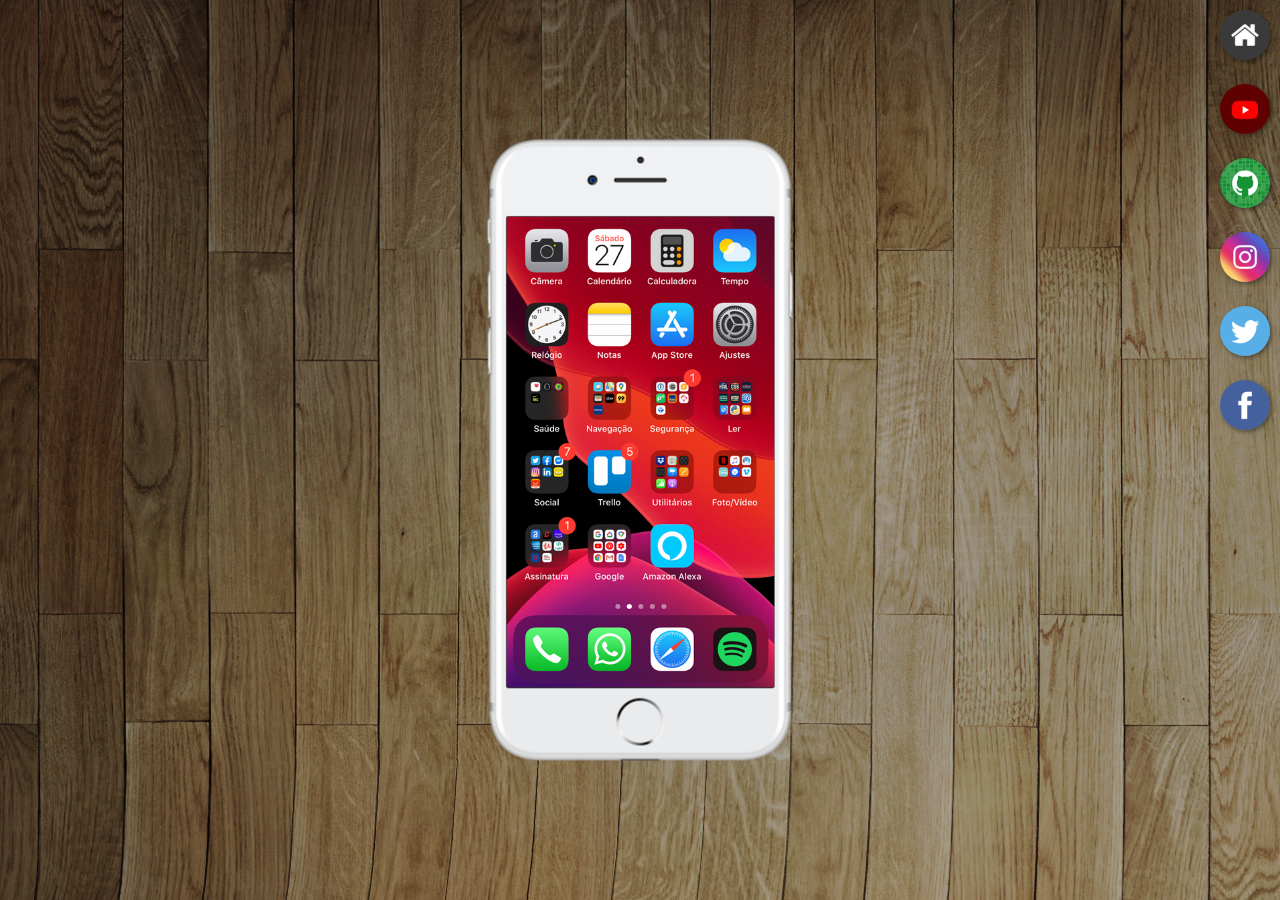
<file: templates/index.html>
<!DOCTYPE html>
<html lang="pt-br">
<head>
    <meta charset="UTF-8">
    <meta http-equiv="X-UA-Compatible" content="IE=edge">
    <meta name="viewport" content="width=device-width, initial-scale=1.0">
    <title>Prjeto Redes Sociais</title>
    <link rel="shortcut icon" href="../favicon.ico" type="image/x-icon">
    <link rel="stylesheet" href="../estilos/css/style.css">

</head>
<body>
    <main>
        <section id="telefone">
            <iframe 
                src="home.html"
                name="tela"
                id="tela" 
                frameborder="0">
                Seu navegador não é compatível com esta funcionalidade.
            </iframe>
        </section>
        <section id="redes-sociais">
            <a href="home.html" target="tela"><img src="../imagens/logo-home.jpg" alt="Home"></a><br>
            <a href="youtube.html" target="tela"><img src="../imagens/logo-youtube.jpg" alt="Youtube"></a><br>
            <a href="github.html" target="tela"><img src="../imagens/logo-github.jpg" alt="GitHub"></a><br>
            <a href="instagram.html" target="tela"><img src="../imagens/logo-instagram.jpg" alt="Instagram"></a><br>
            <a href="twitter.html" target="tela"><img src="../imagens/logo-twitter.jpg" alt="Twitter"></a><br>
            <a href="facebook.html" target="tela"><img src="../imagens/logo-facebook.jpg" alt="Facebook"></a><br>
        </section>
    </main>
</body>
</html>
</file>
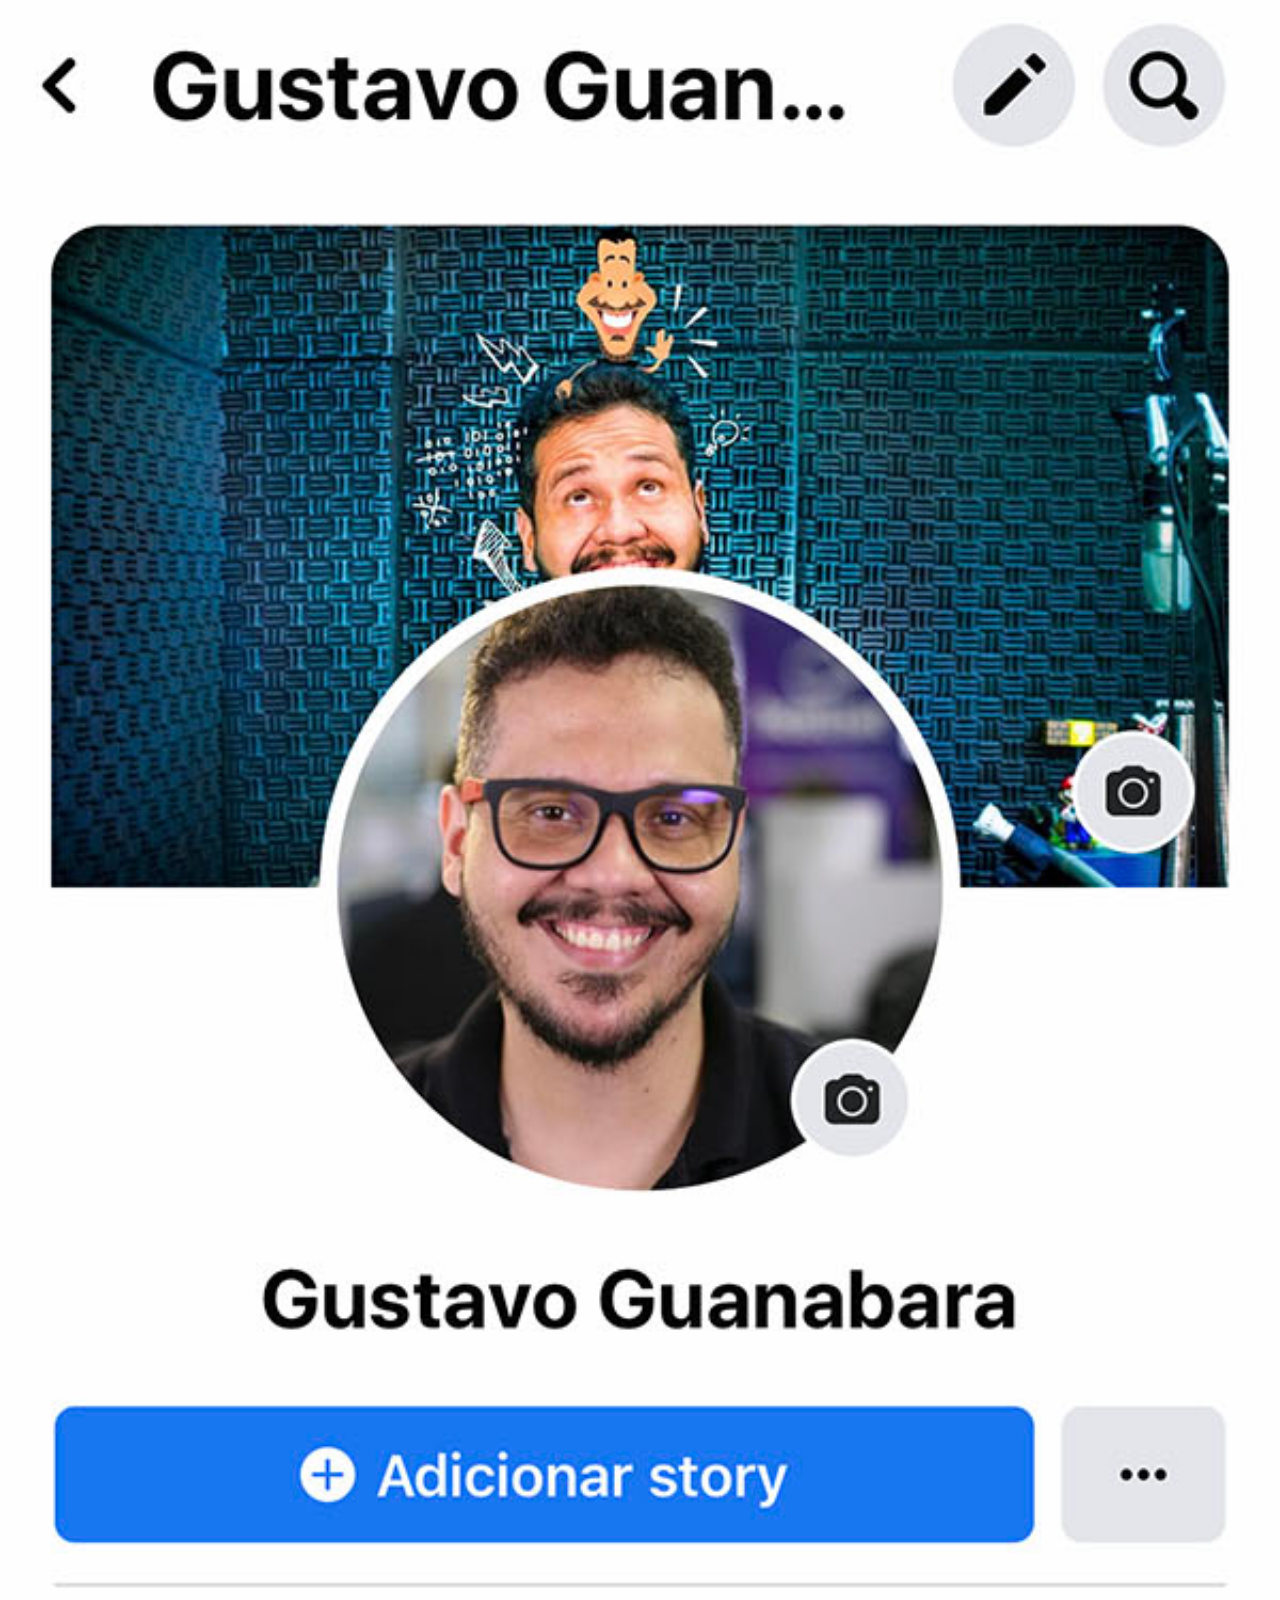
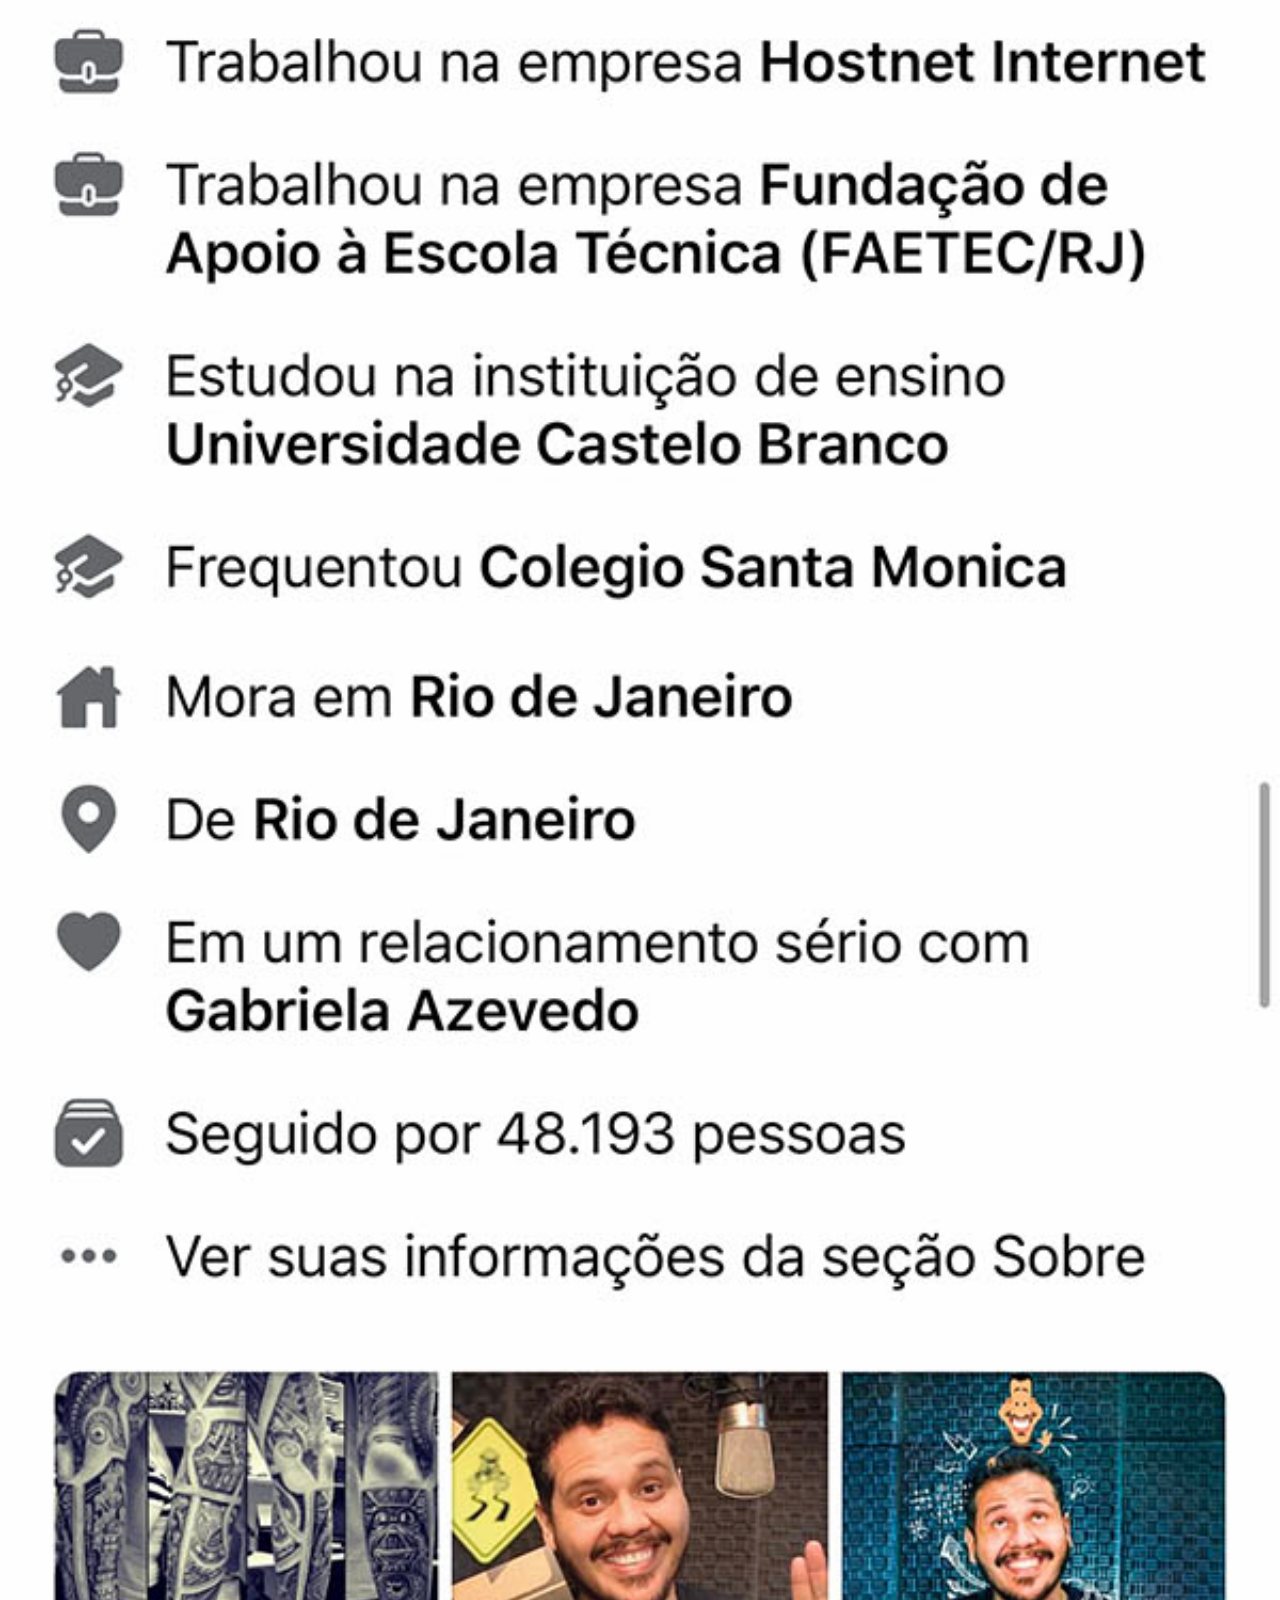
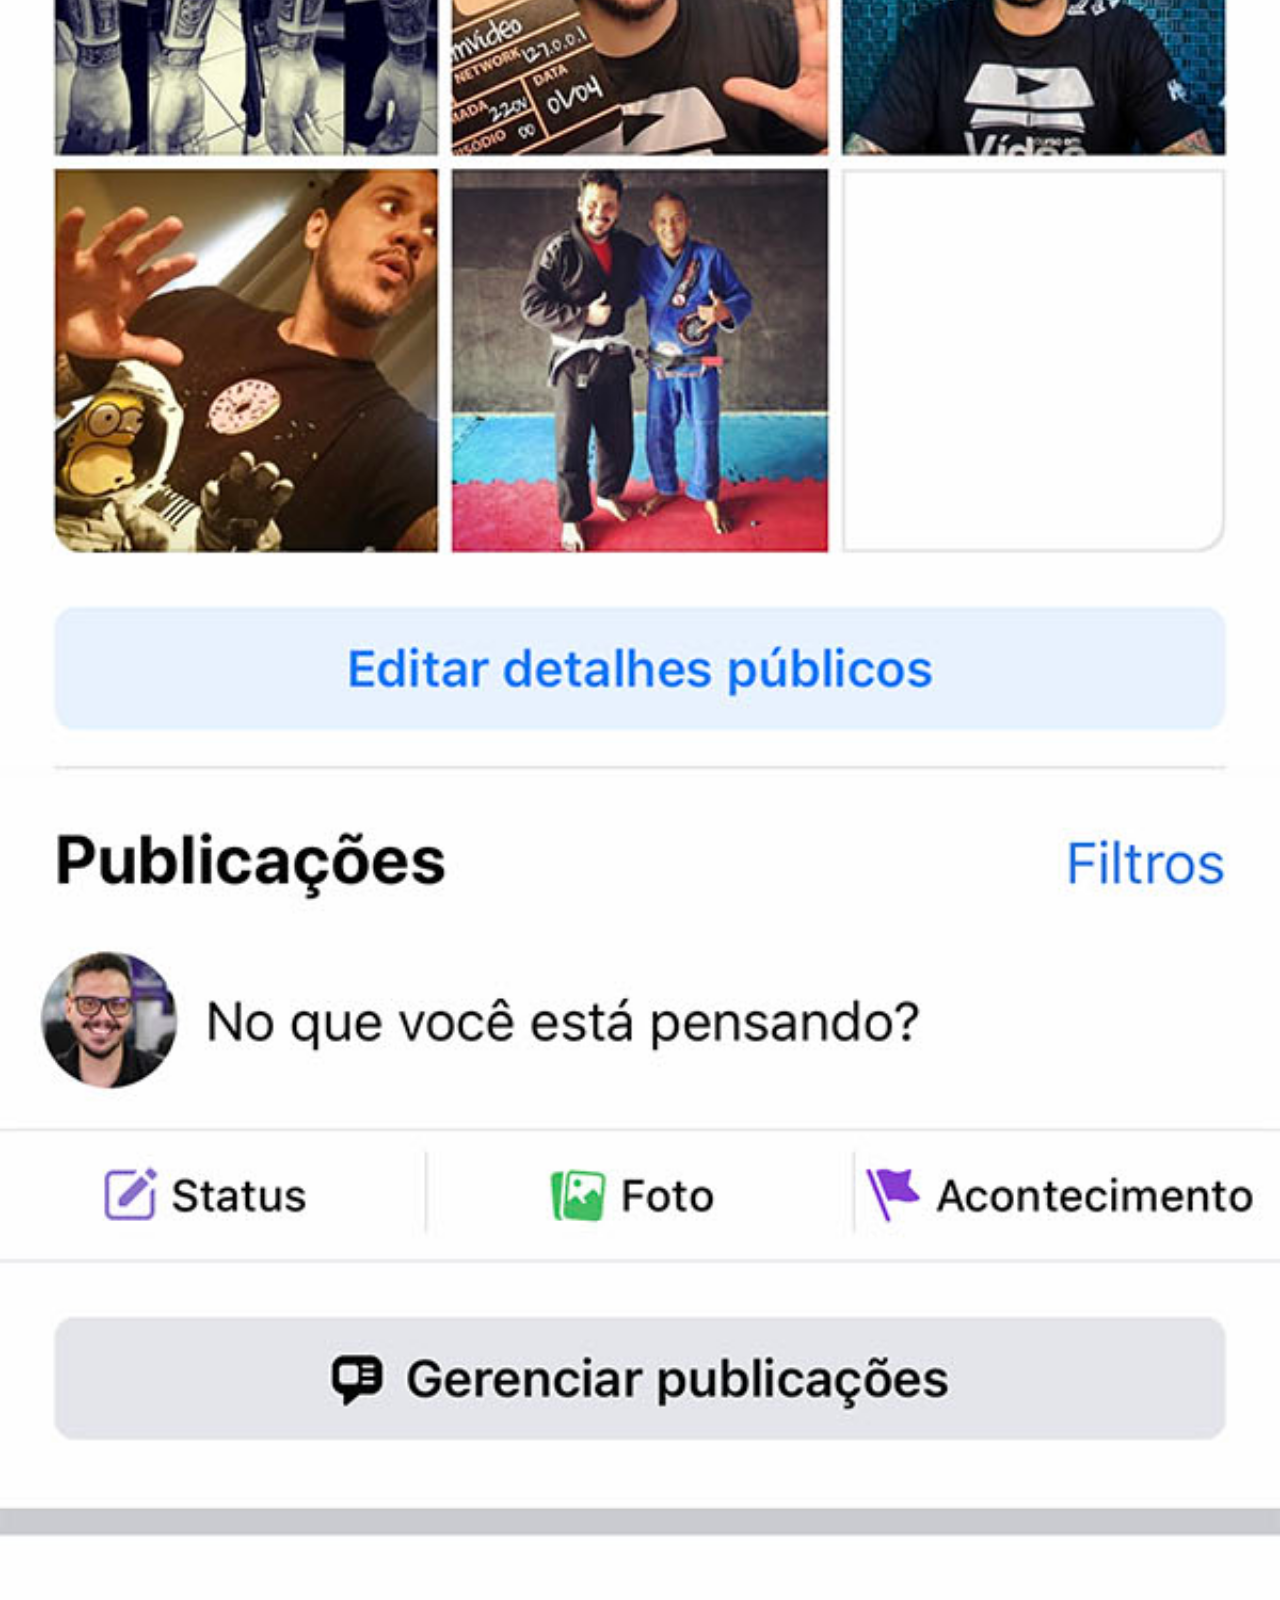
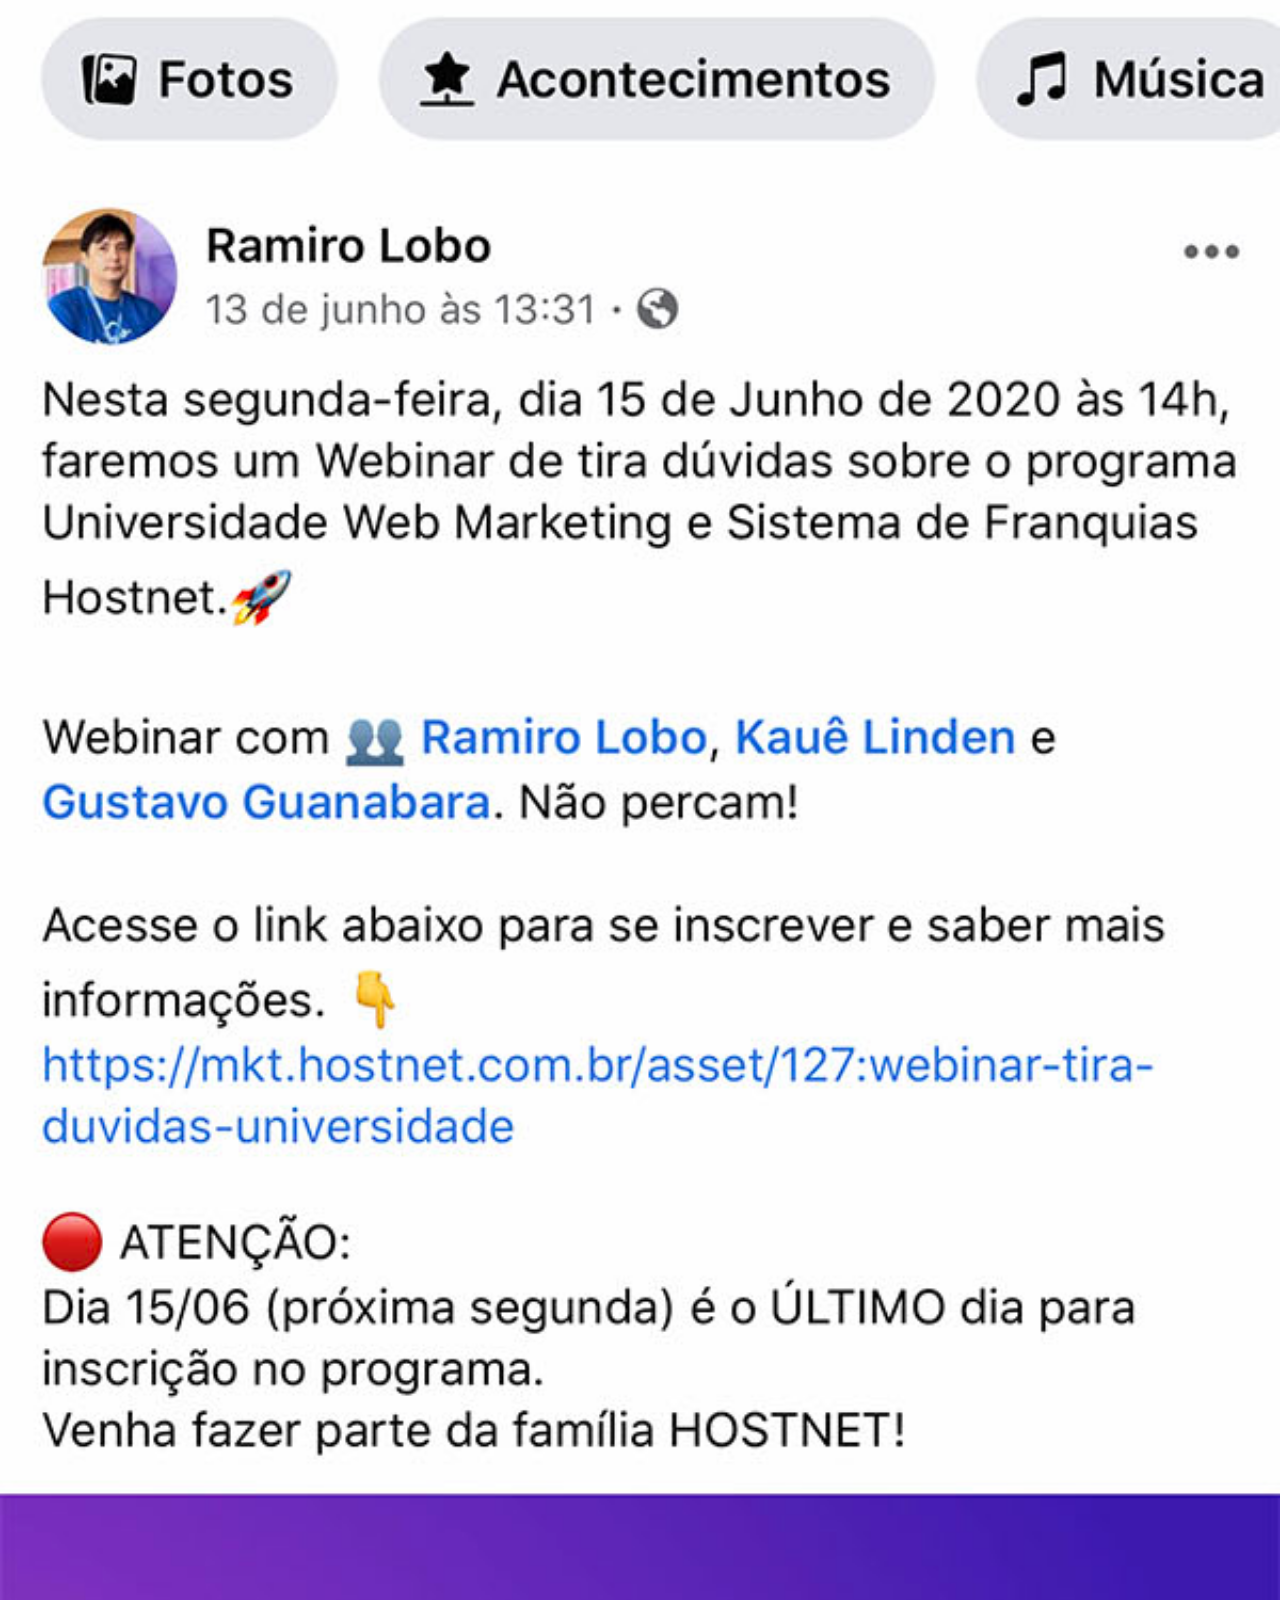
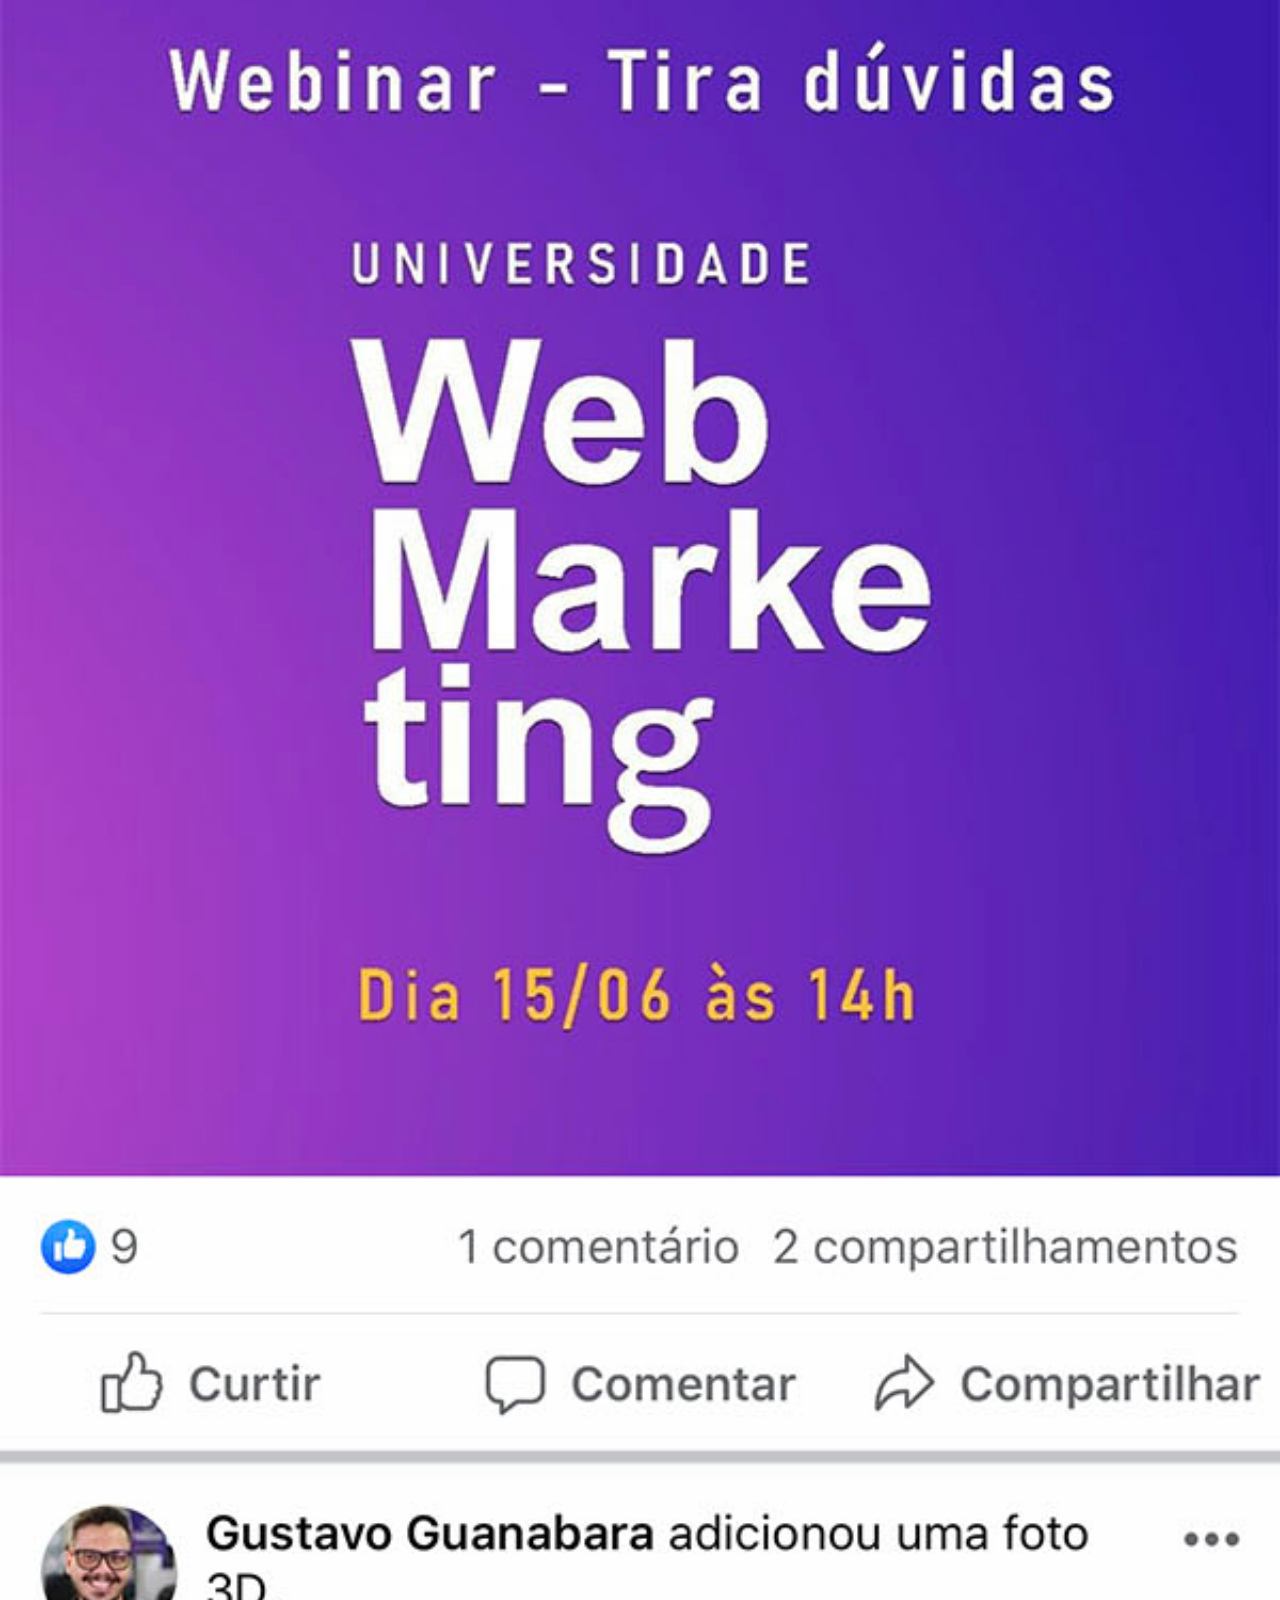
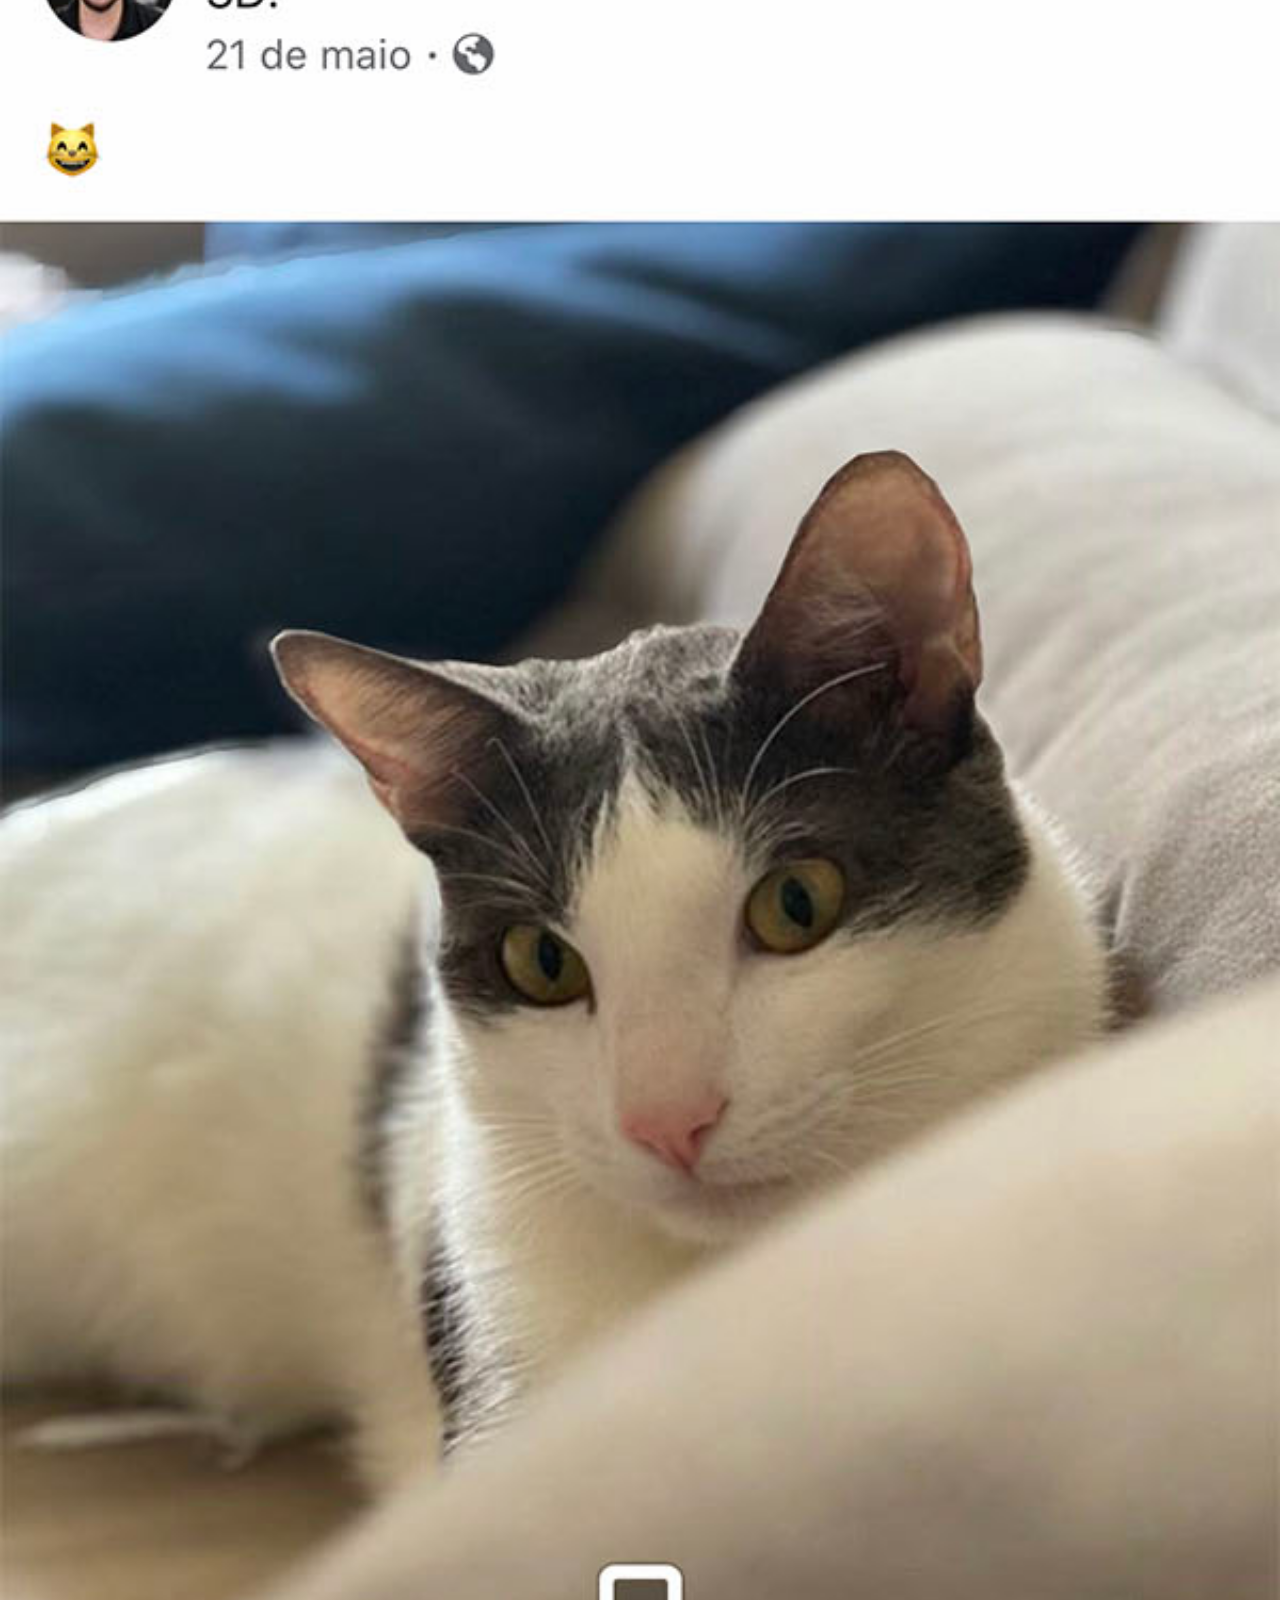
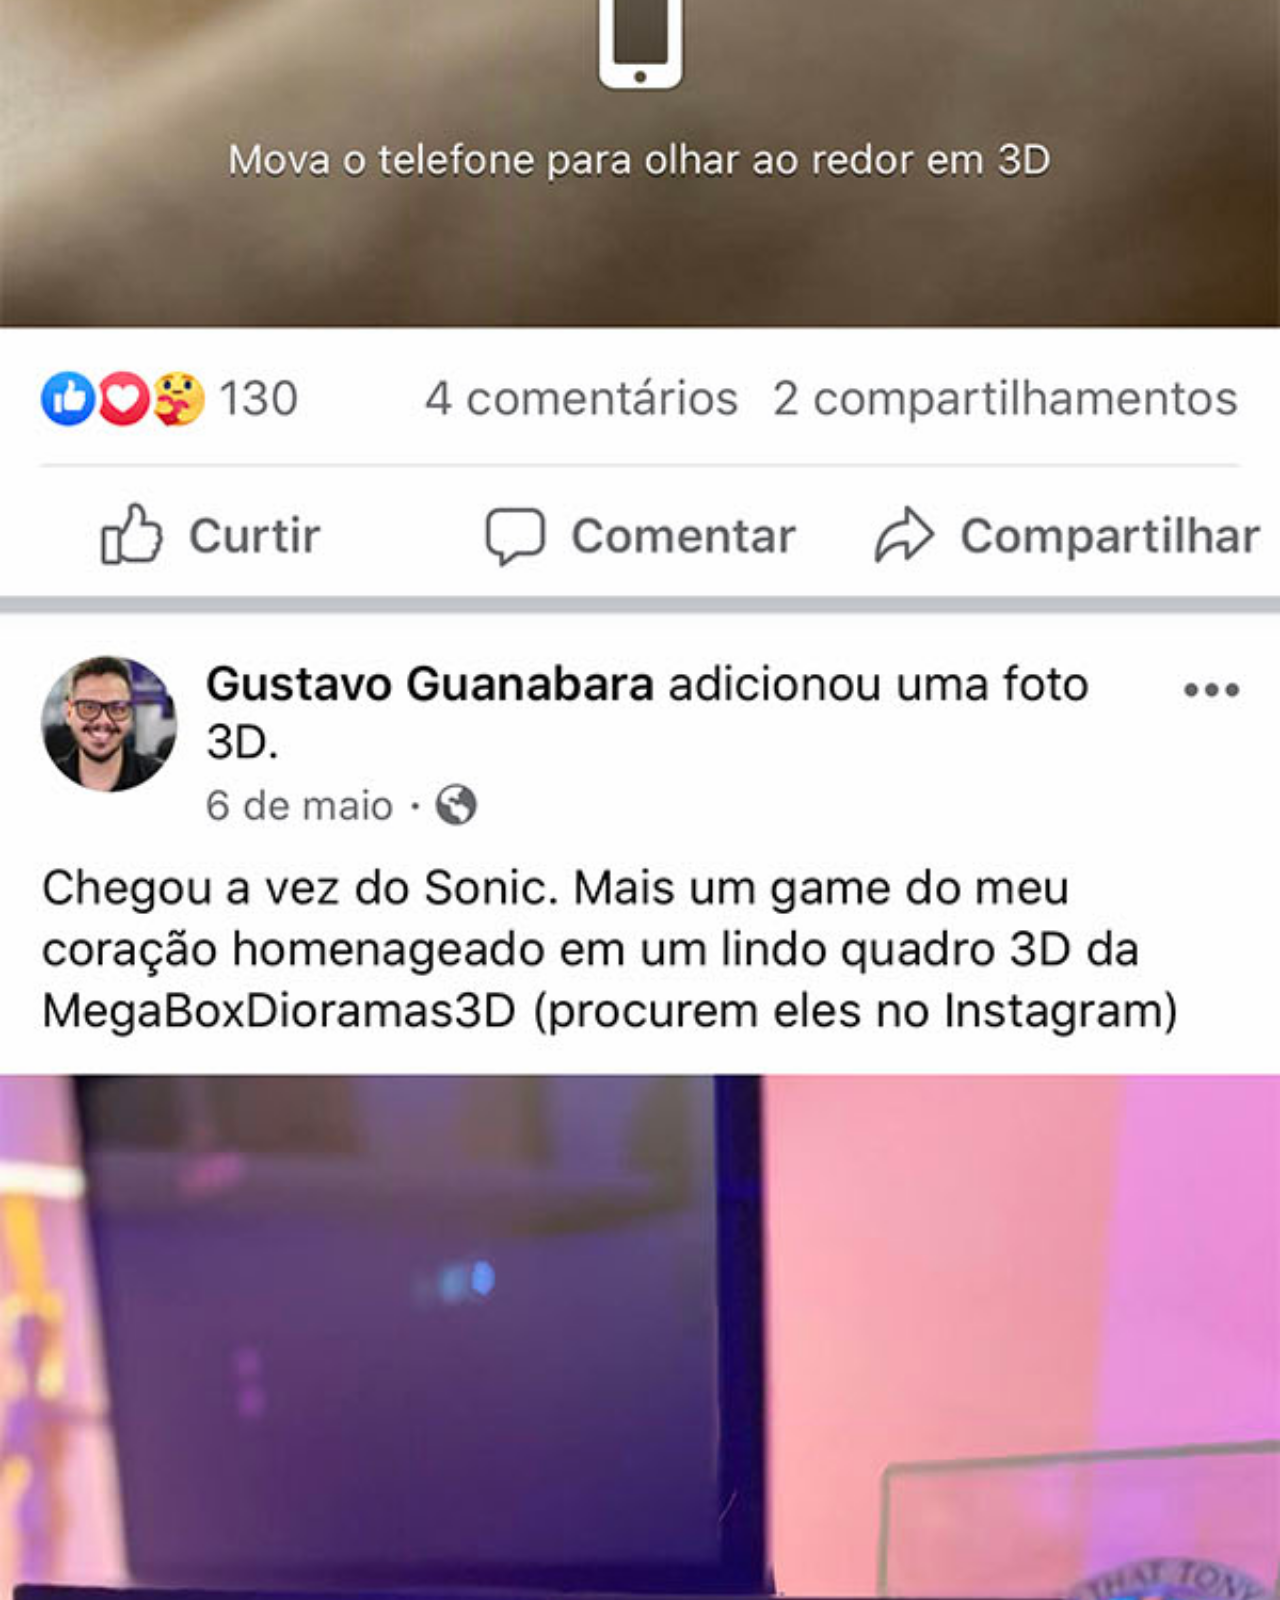
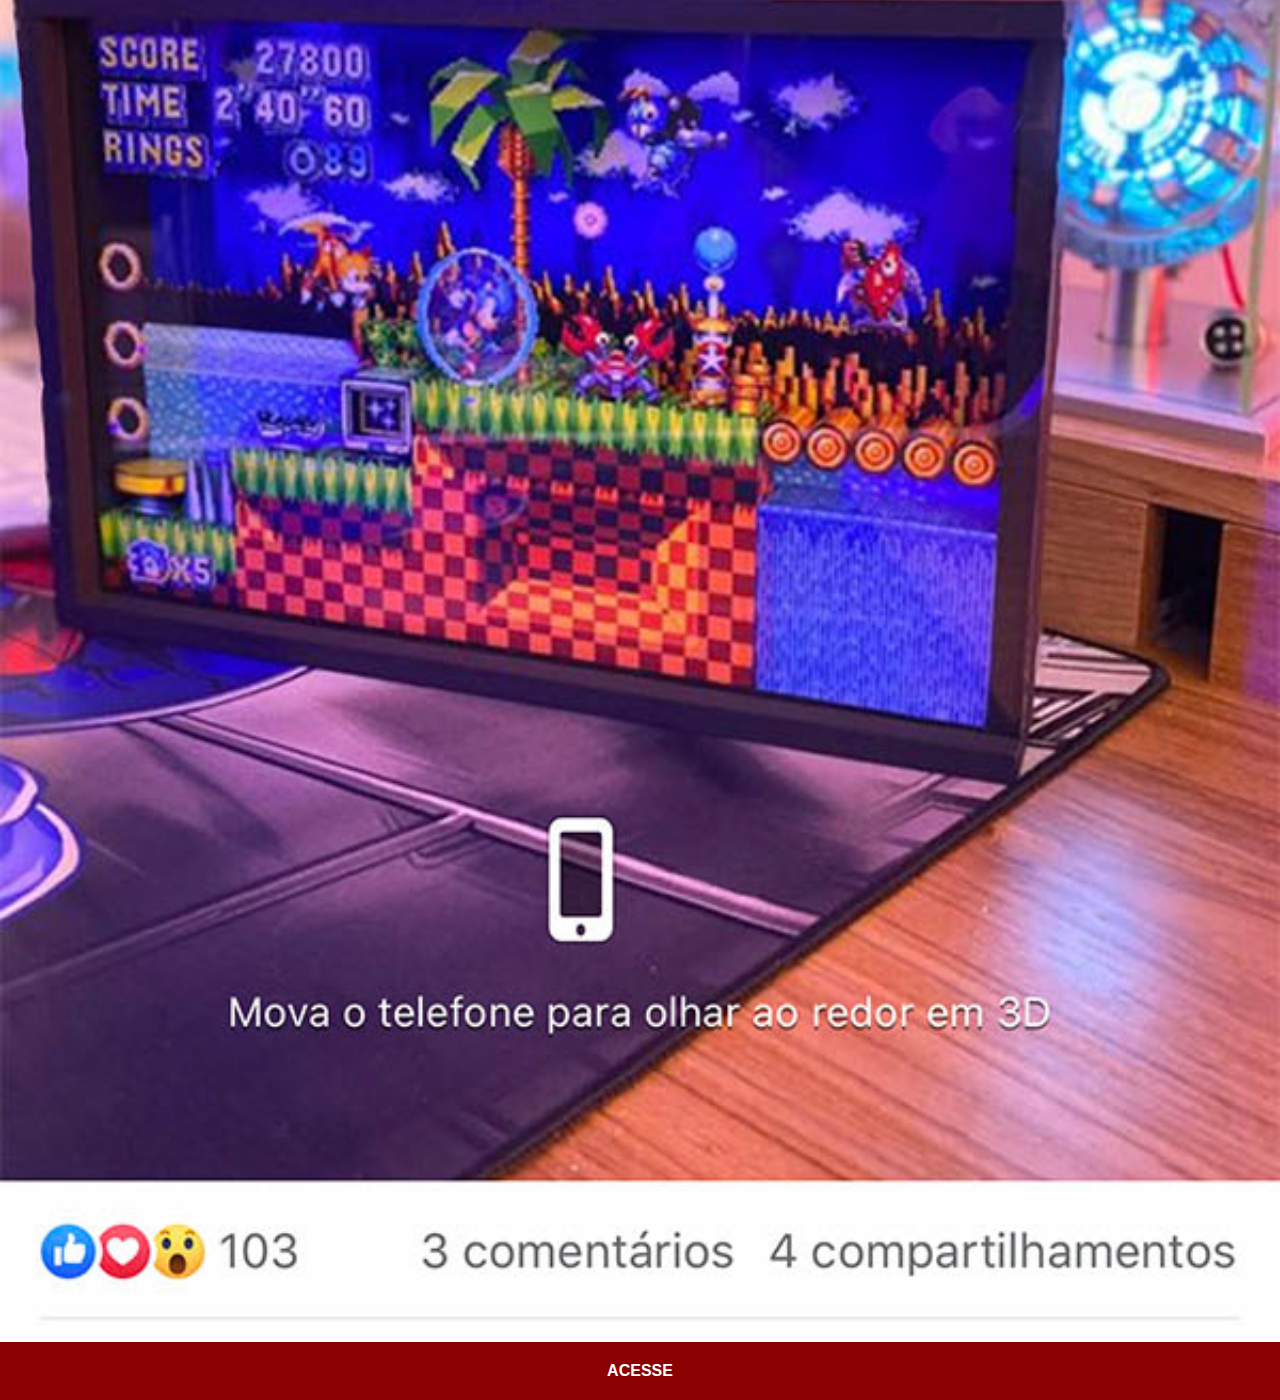
<file: templates/facebook.html>
<!DOCTYPE html>
<html lang="pt-br">
<head>
    <meta charset="UTF-8">
    <meta http-equiv="X-UA-Compatible" content="IE=edge">
    <meta name="viewport" content="width=device-width, initial-scale=1.0">
    <title>Facebook</title>
    <link rel="stylesheet" href="../estilos/css/social.css">
</head>
<body>
    <img src="../imagens/tela-facebook.jpg" alt="github">
    <a href="https://m.facebook.com/profile.php?eav=AfZhkgab1Fa9E1WDtrHTLCWgsSBdL79UUicUa-z7jzaCyY_NzyTdk4mF7T0RIgNcxWw&paipv=0" target="_blank"> ACESSE</a>
</body>
</html>
</file>
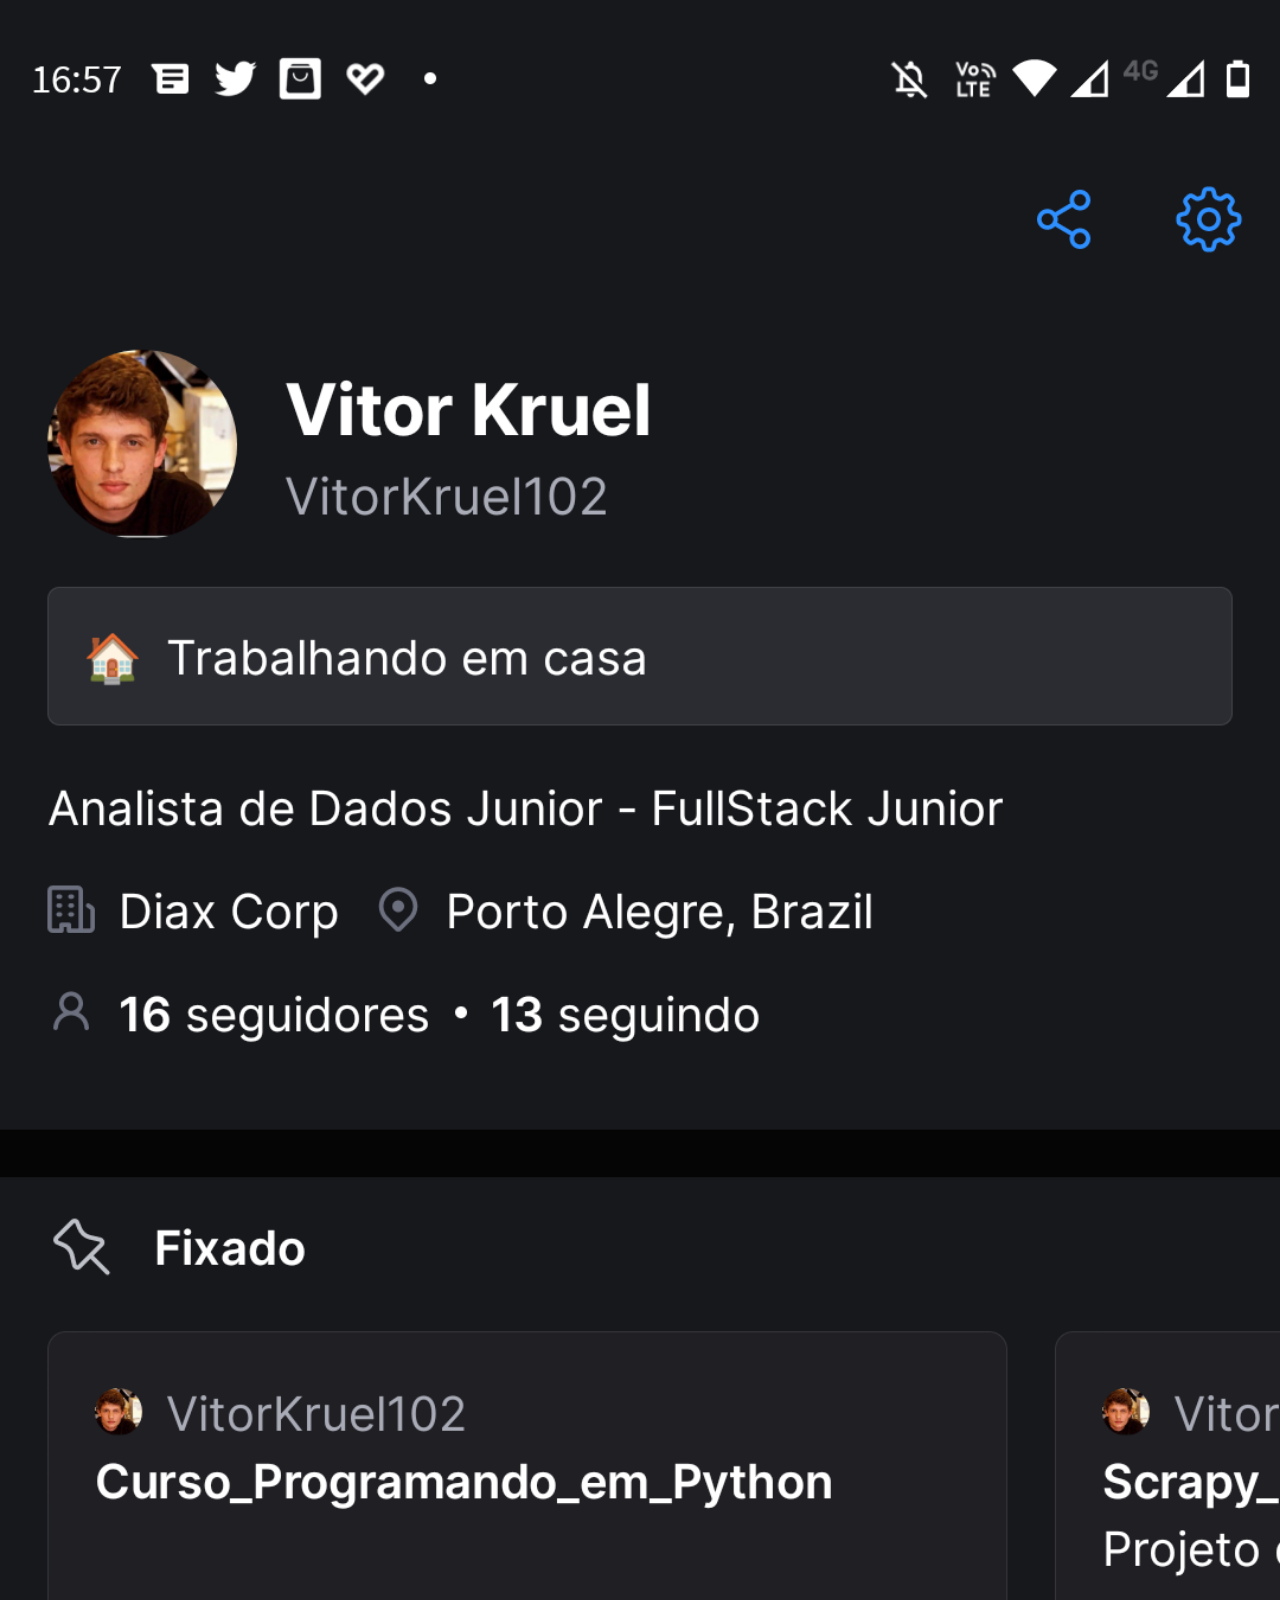
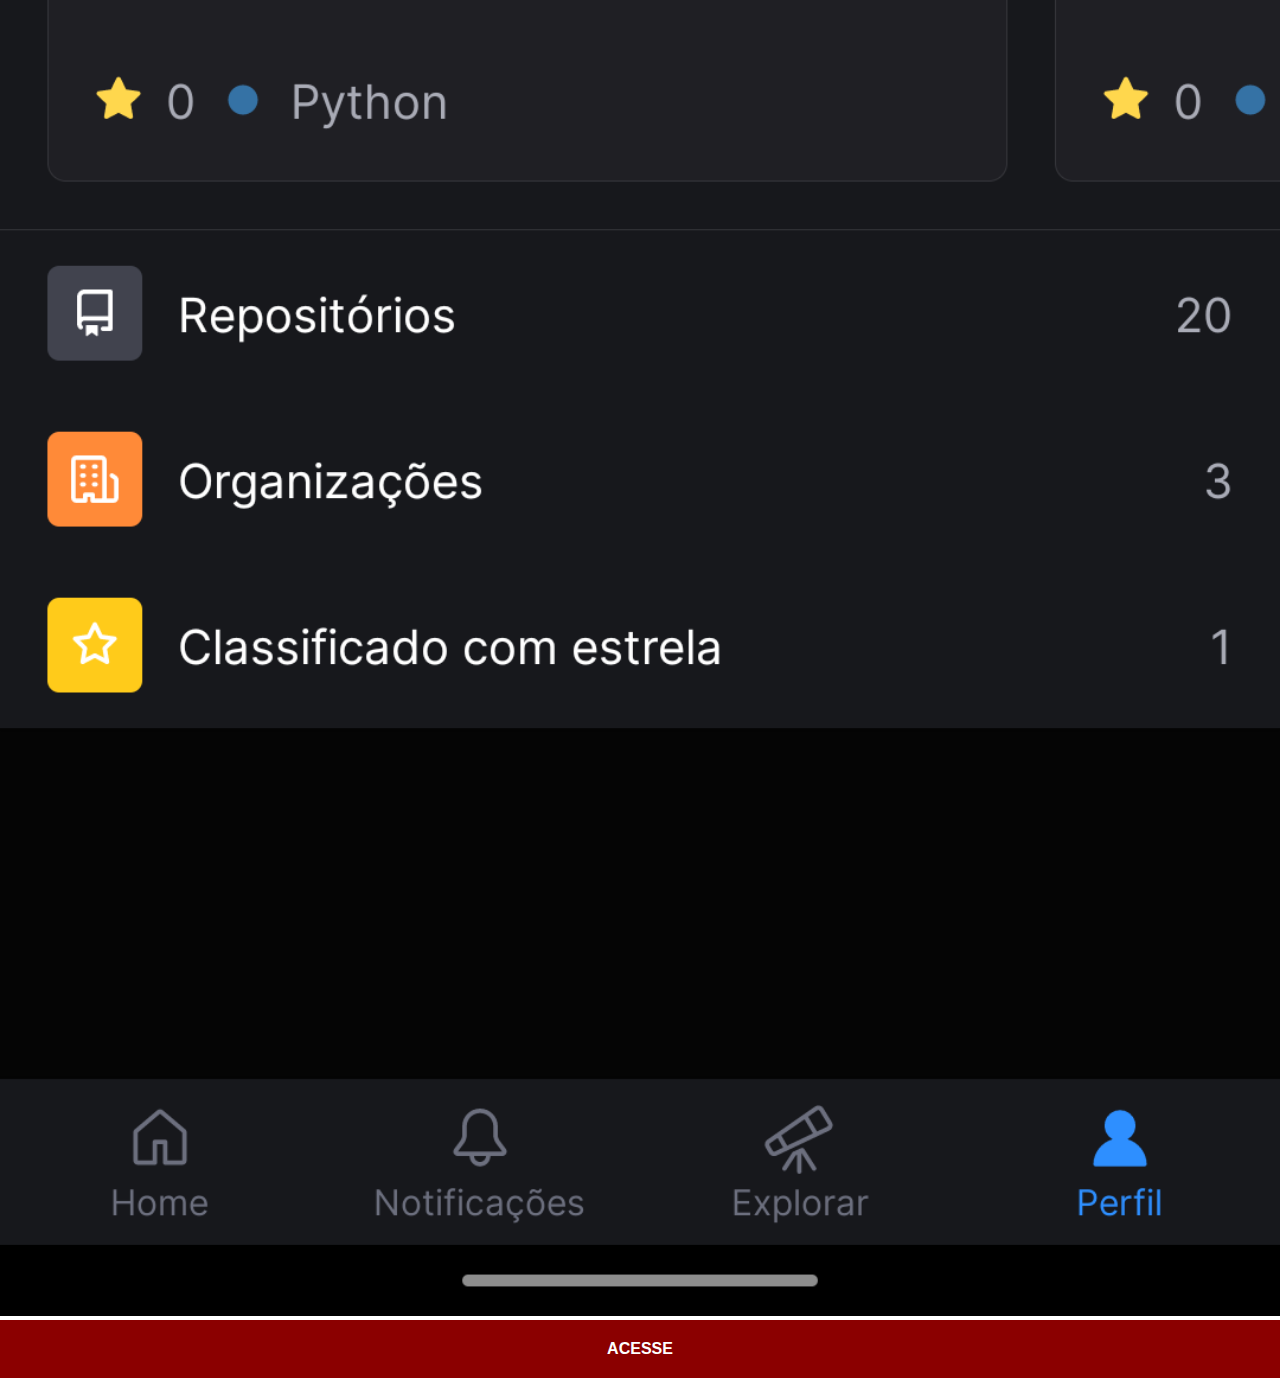
<file: templates/github.html>
<!DOCTYPE html>
<html lang="pt-br">
<head>
    <meta charset="UTF-8">
    <meta http-equiv="X-UA-Compatible" content="IE=edge">
    <meta name="viewport" content="width=device-width, initial-scale=1.0">
    <title>GitHub</title>
    <link rel="stylesheet" href="../estilos/css/social.css">
</head>
<body>
    <img src="../imagens/tela-github.jpg" alt="github">
    <a href="https://github.com/VitorKruel102" target="_blank"> ACESSE</a>
</body>
</html>
</file>
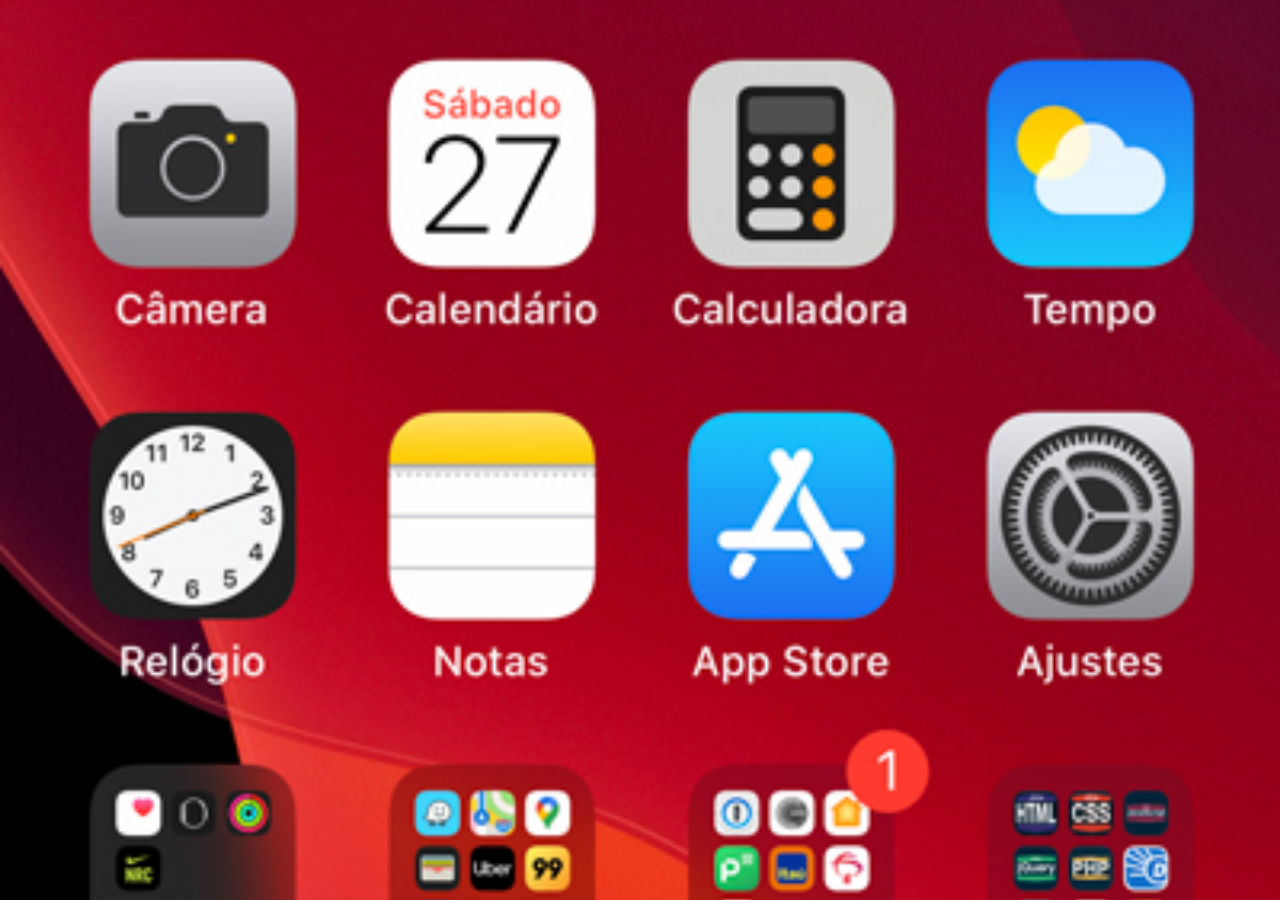
<file: templates/home.html>
<!DOCTYPE html>
<html lang="pt-br">
<head>
    <meta charset="UTF-8">
    <meta http-equiv="X-UA-Compatible" content="IE=edge">
    <meta name="viewport" content="width=device-width, initial-scale=1.0">
    <title>Home</title>
</head>
<style>
    * {
        margin: 0%;
        padding: 0%;
    }

    body{
        height: 100vh;
        width: 100vw;
        background: black url(../imagens/tela-home.jpg) no-repeat top center;
        background-size: cover;
    }


</style>
<body>
    
</body>
</html>
</file>
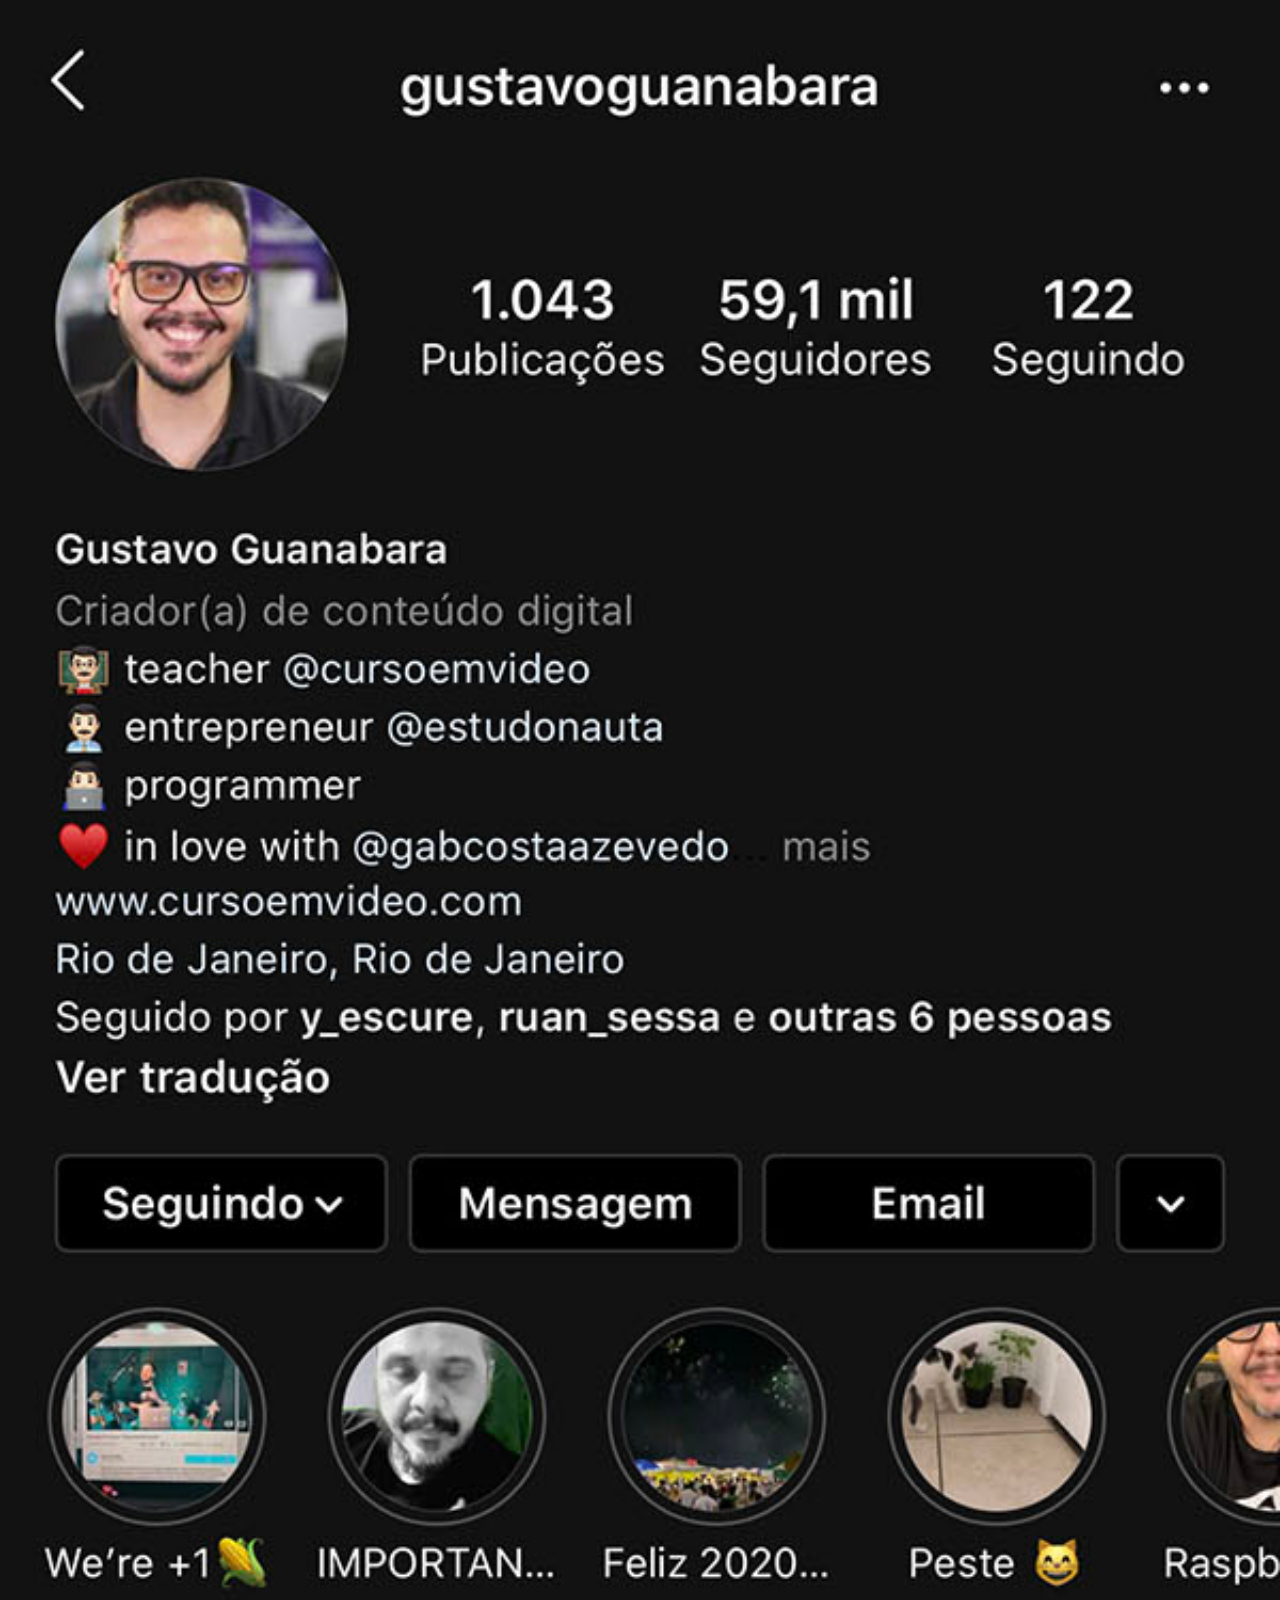
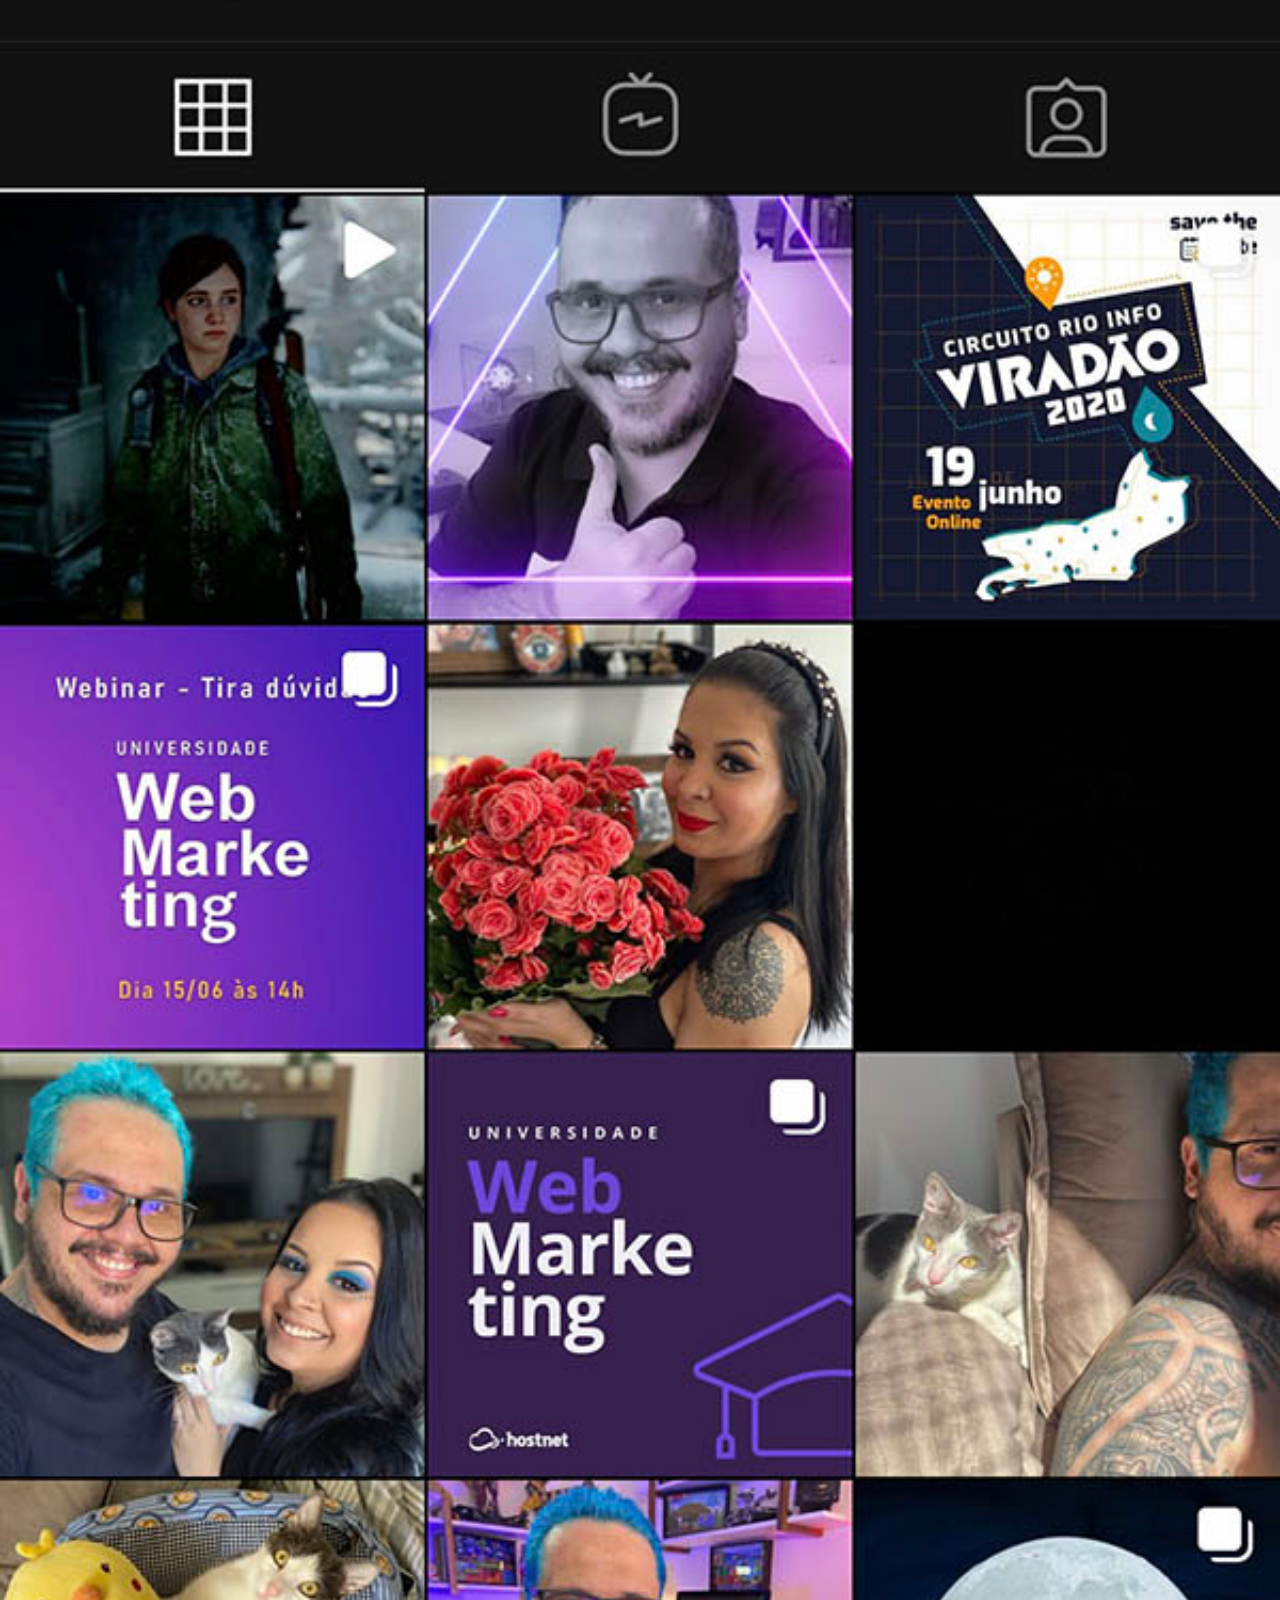
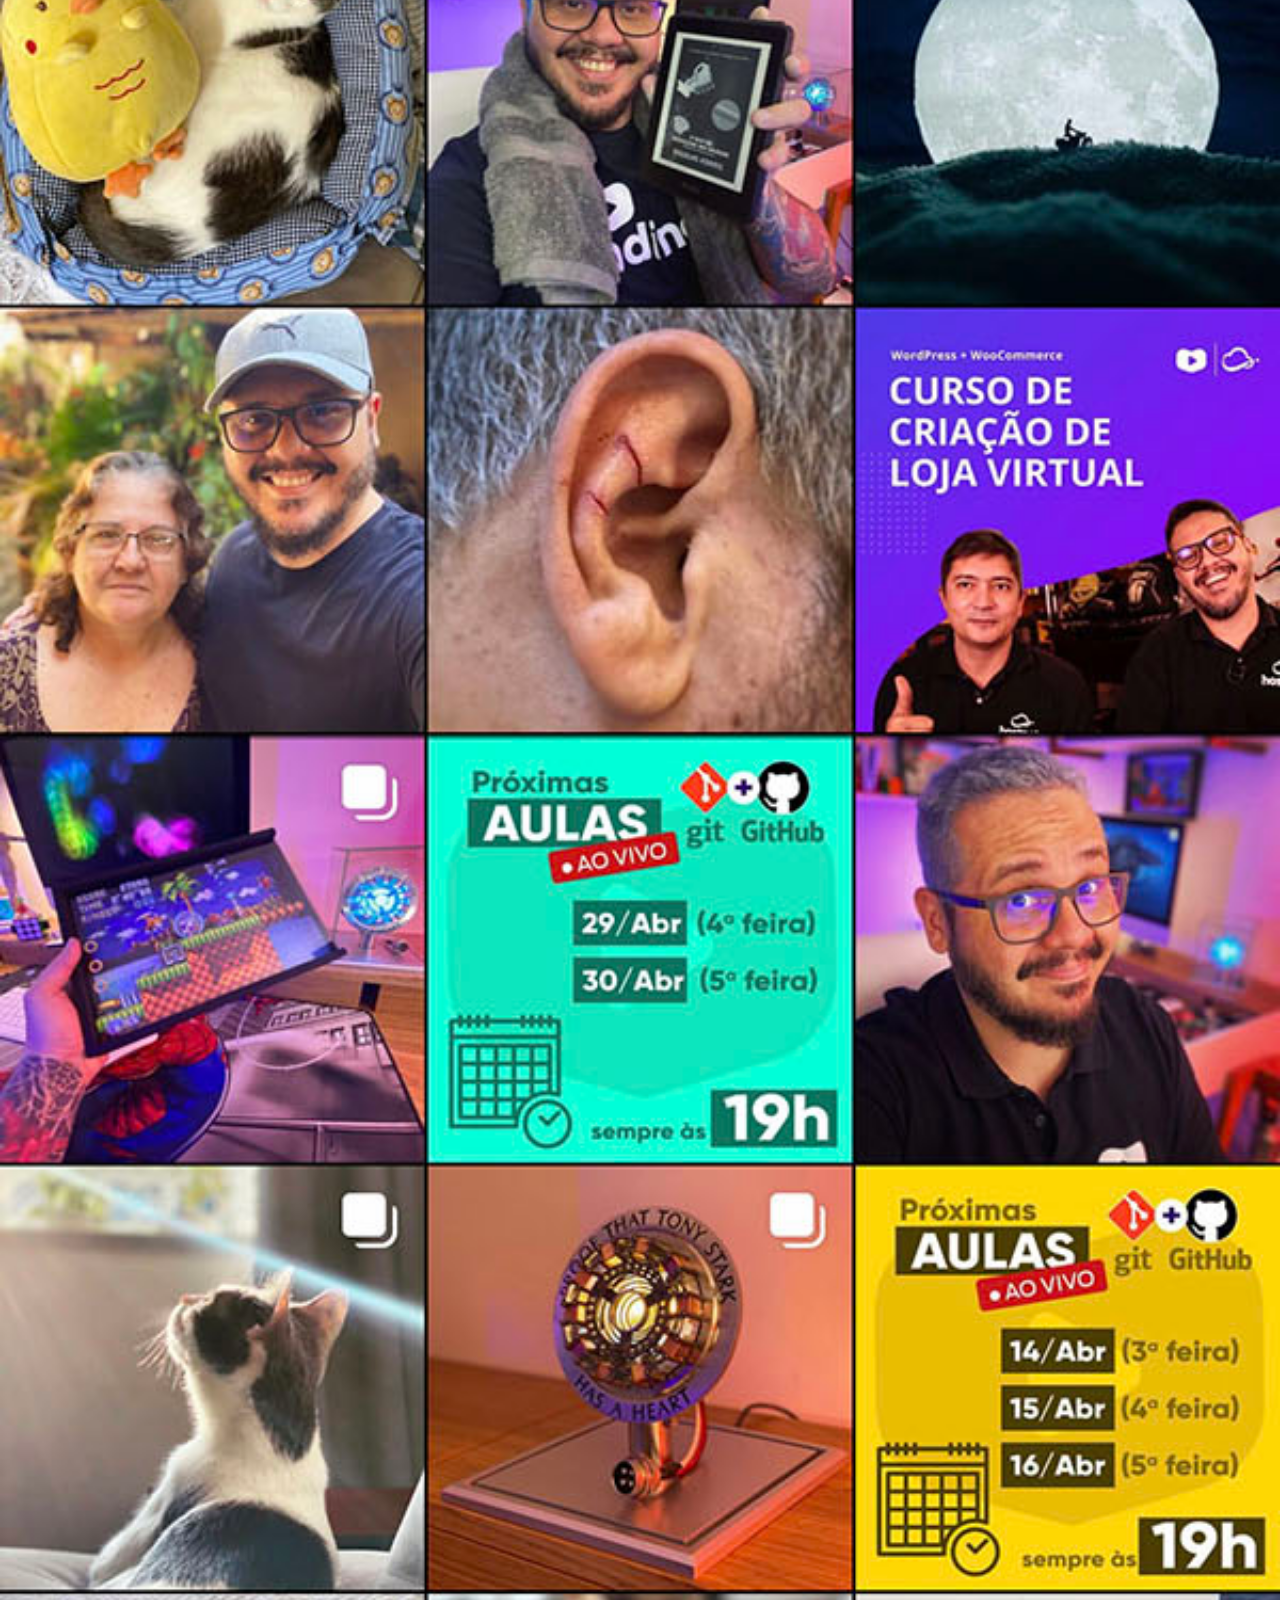
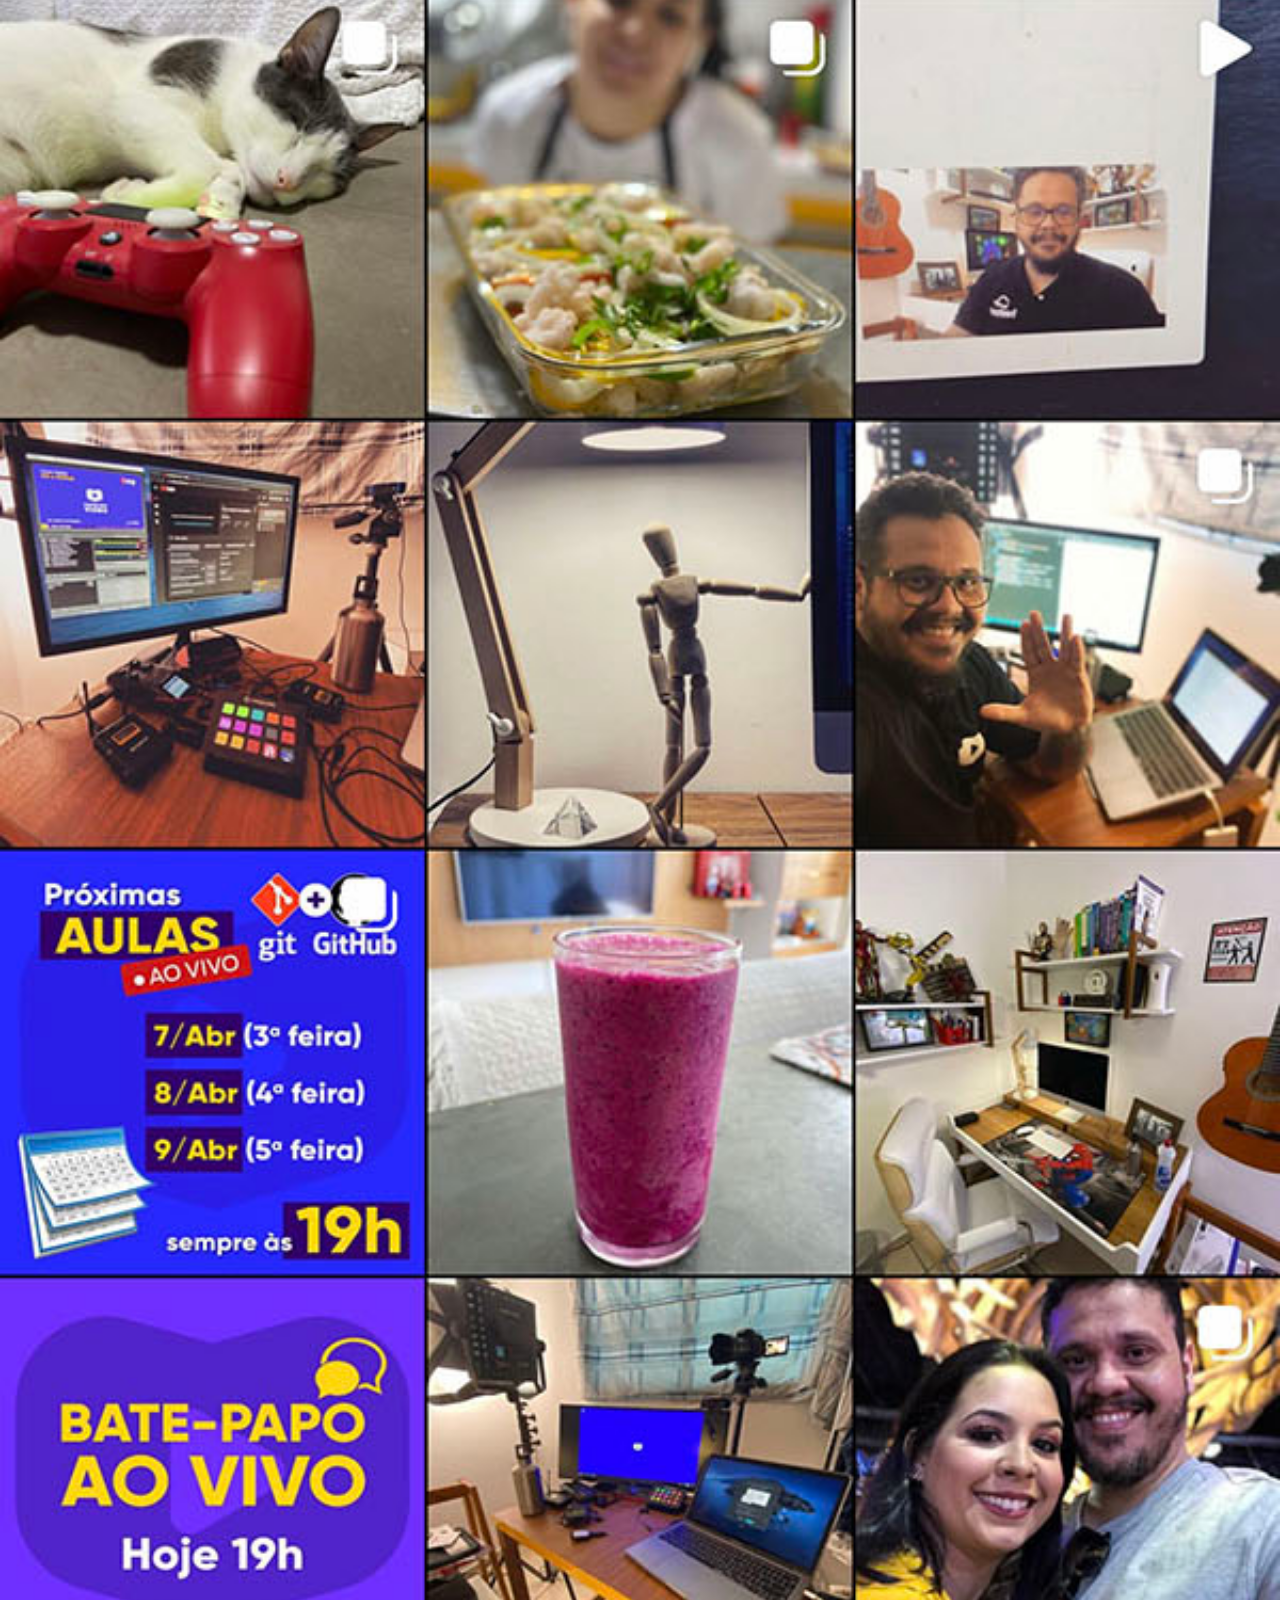
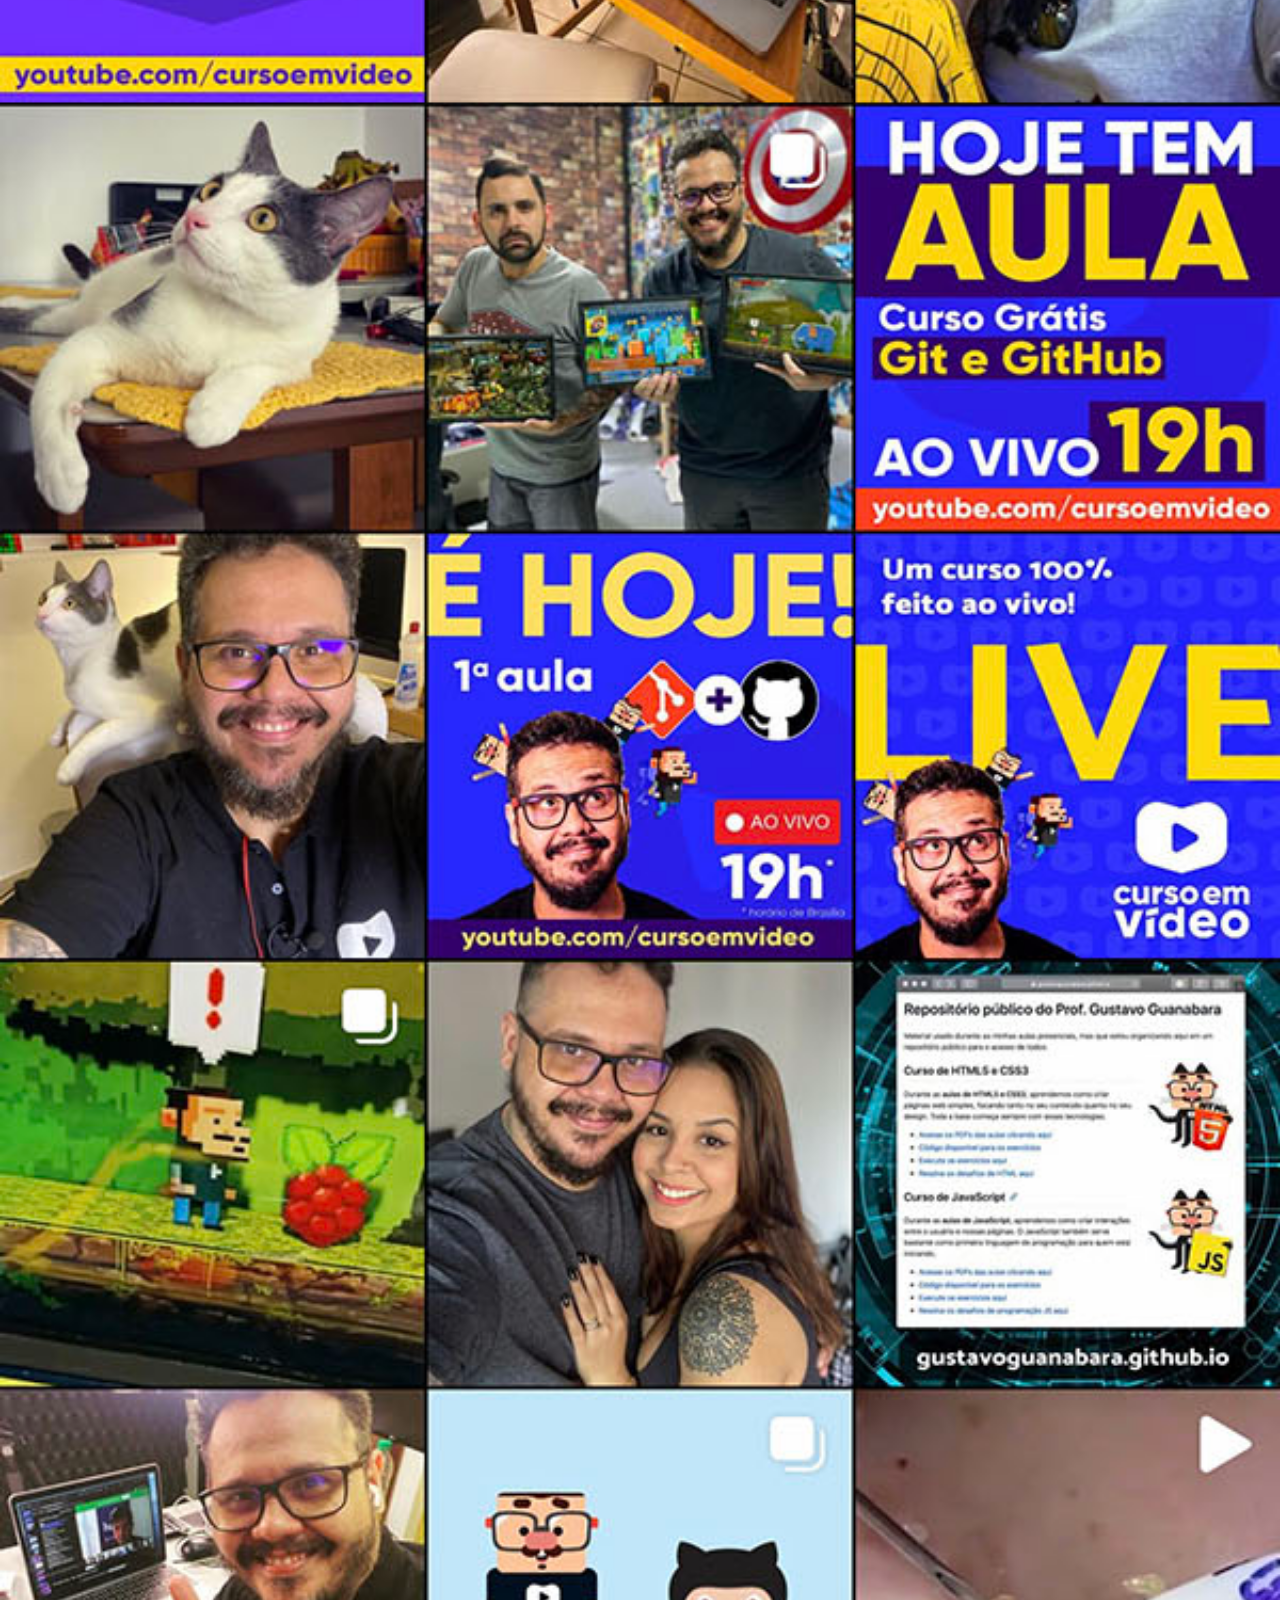
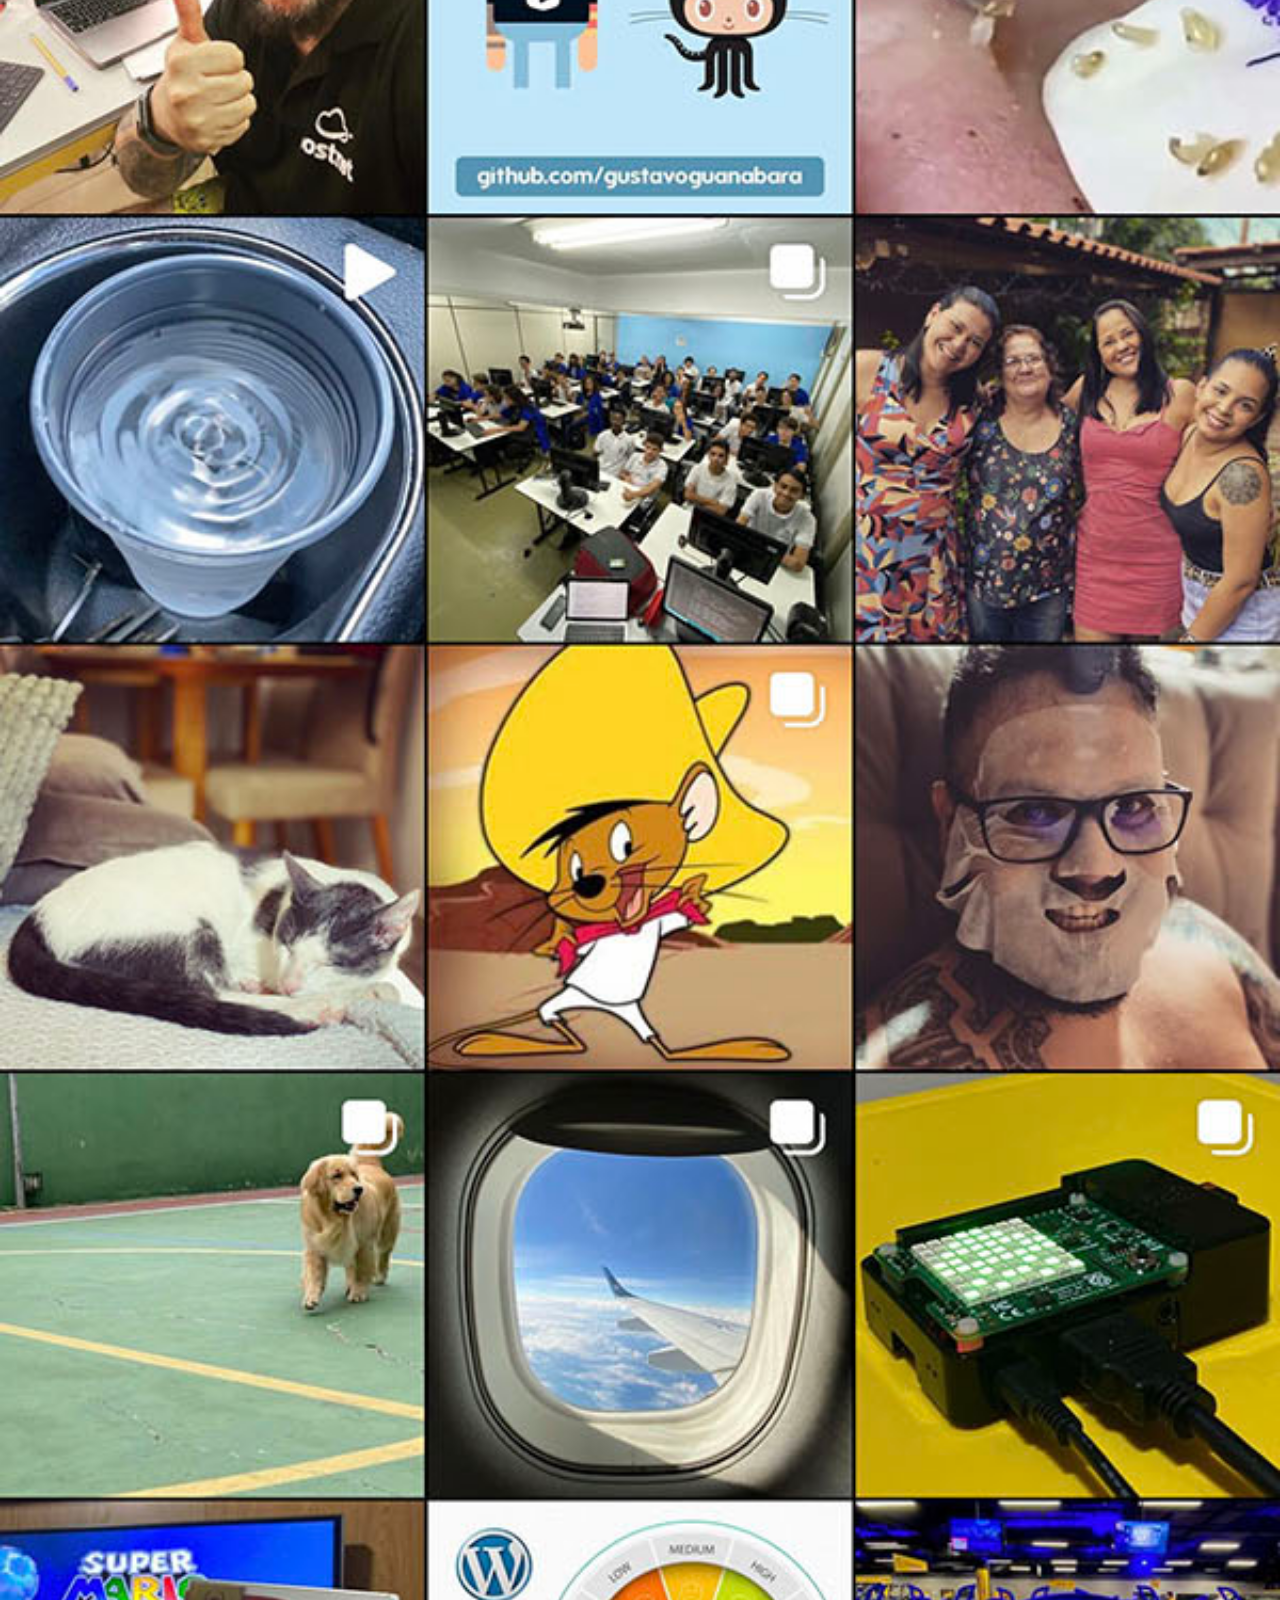
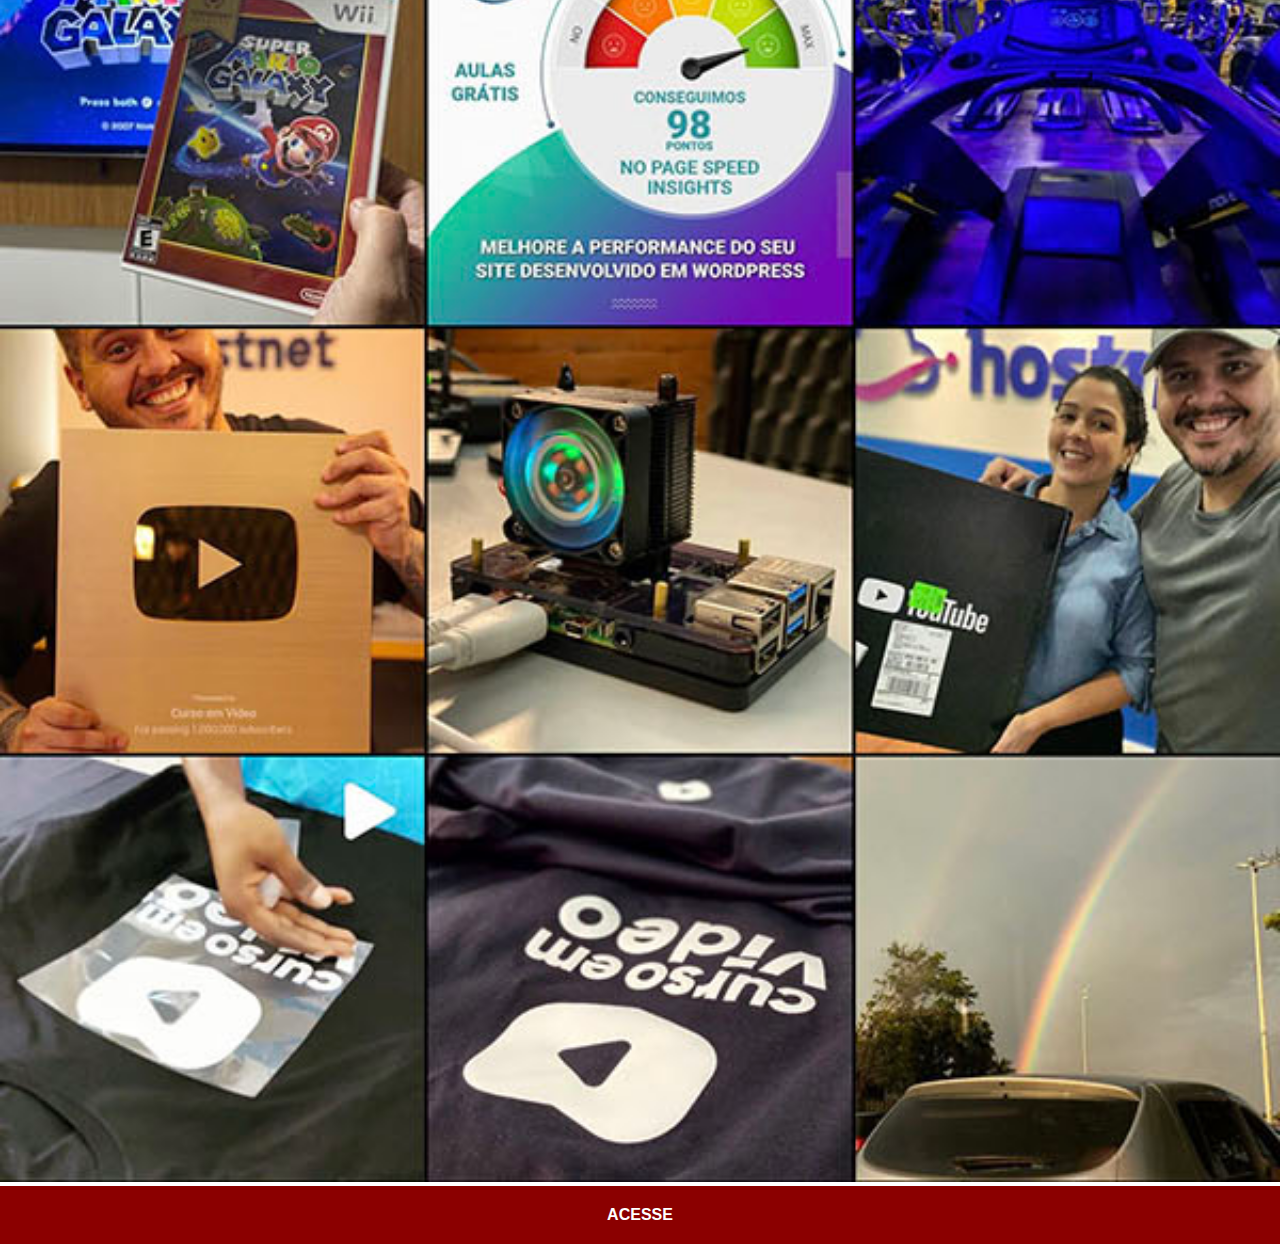
<file: templates/instagram.html>
<!DOCTYPE html>
<html lang="pt-br">
<head>
    <meta charset="UTF-8">
    <meta http-equiv="X-UA-Compatible" content="IE=edge">
    <meta name="viewport" content="width=device-width, initial-scale=1.0">
    <title>Instagram</title>
    <link rel="stylesheet" href="../estilos/css/social.css">
</head>
<body>
    <img src="../imagens/tela-instagram.jpg" alt="instagram">
    <a href="https://www.instagram.com/vitor_kruel/?hl=pt" target="_blank"> ACESSE</a>
</body>
</html>
</file>
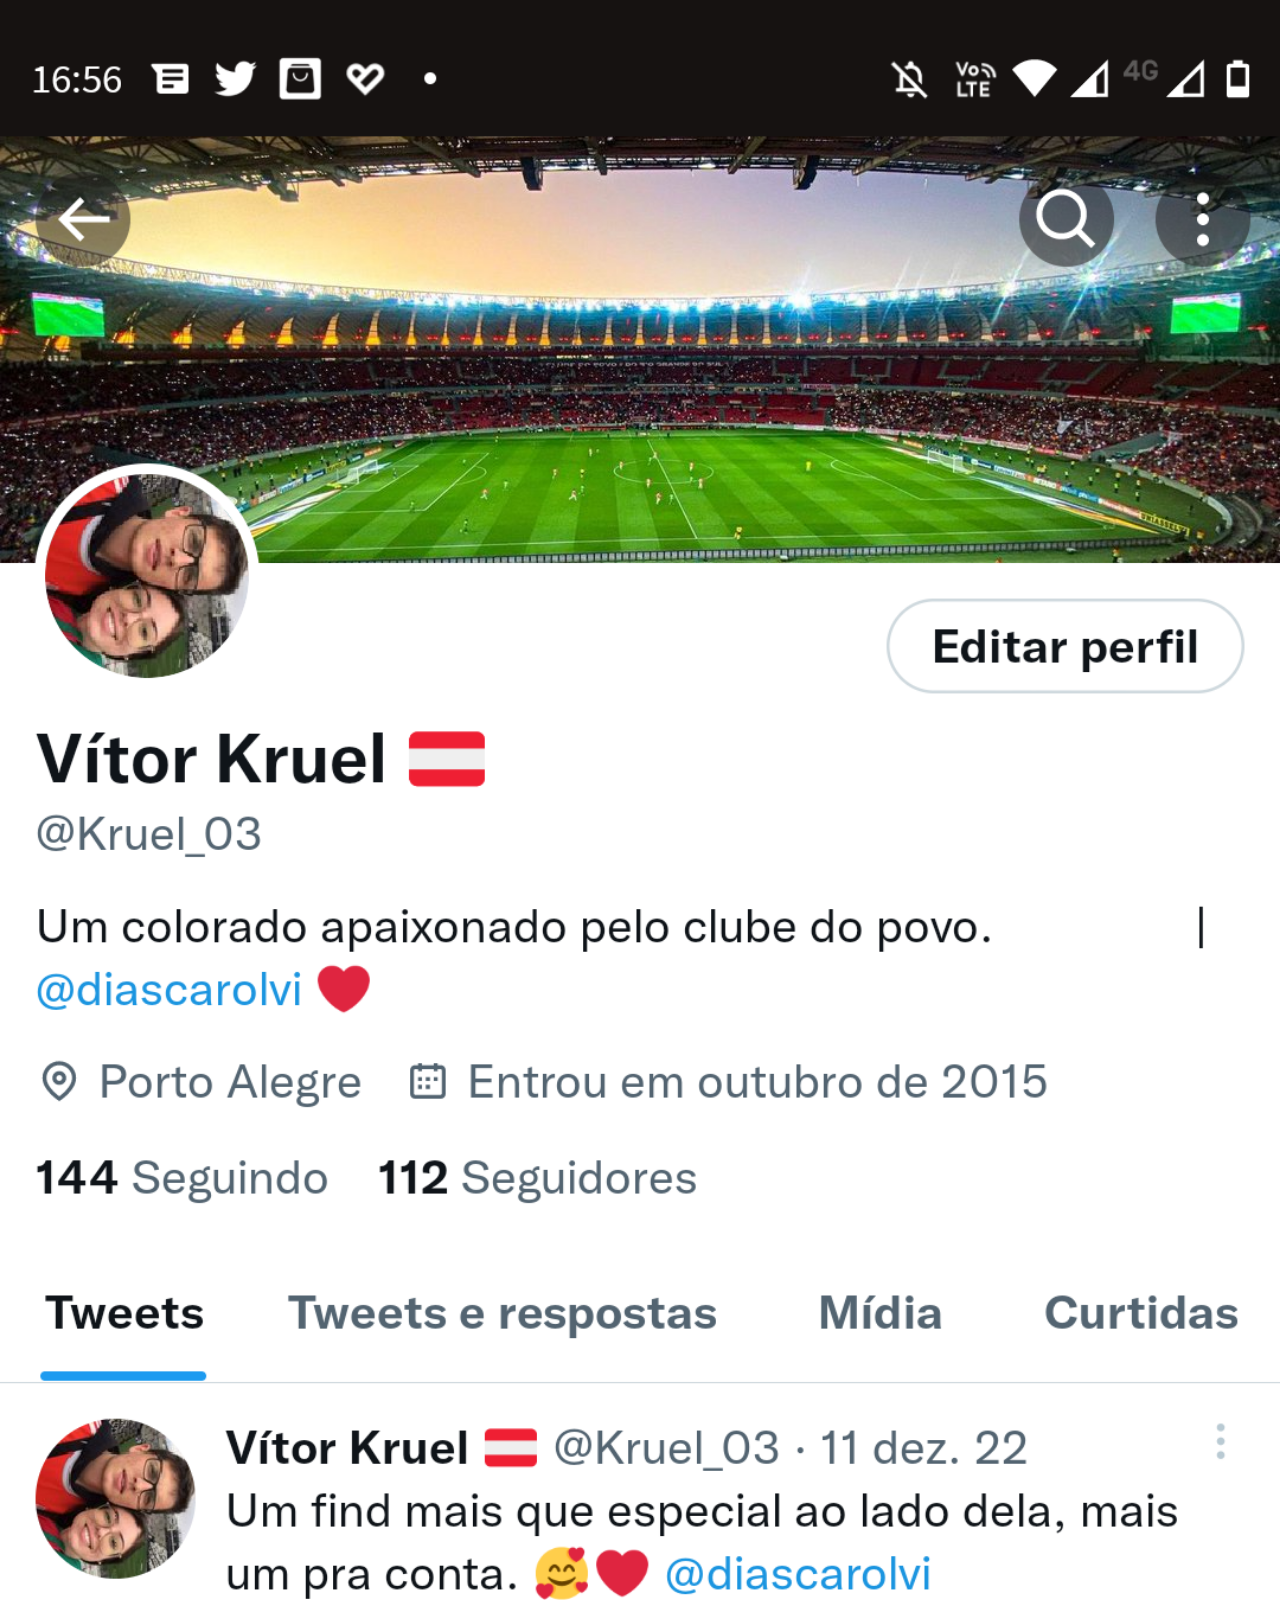
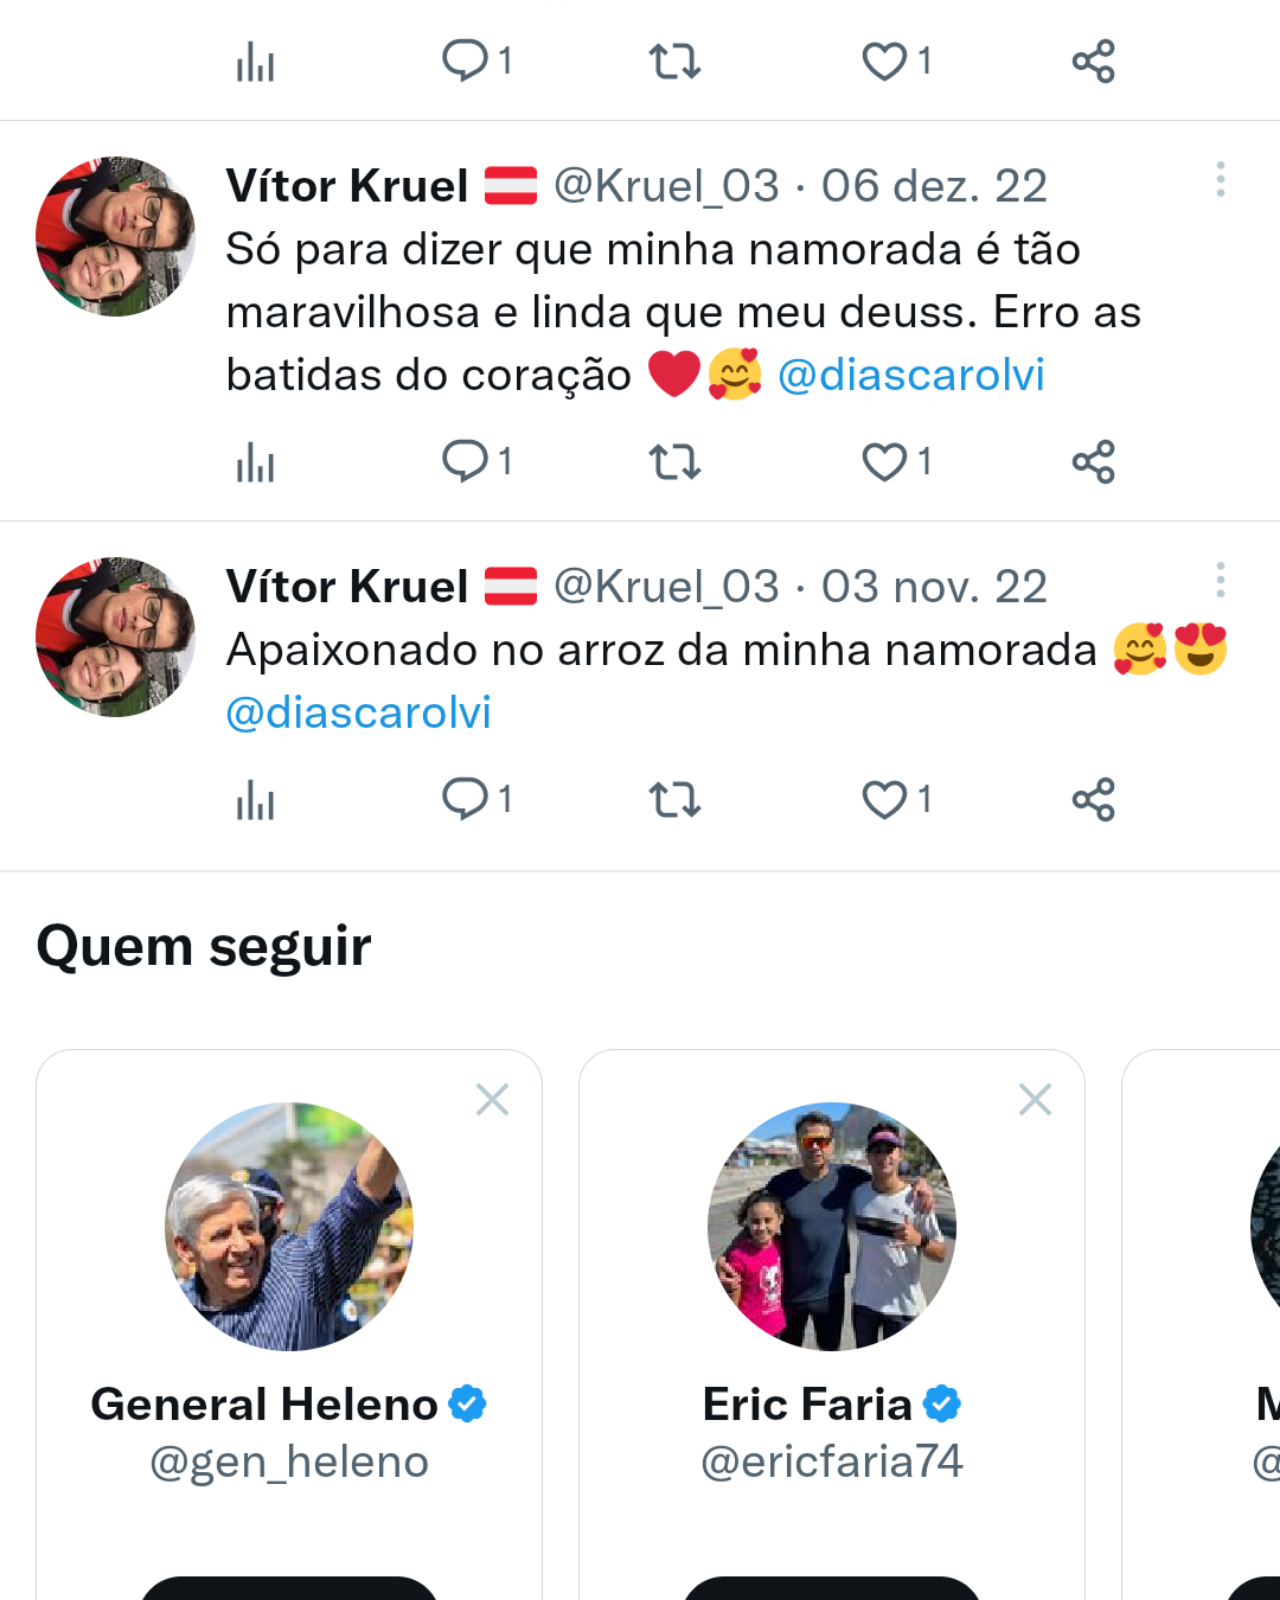
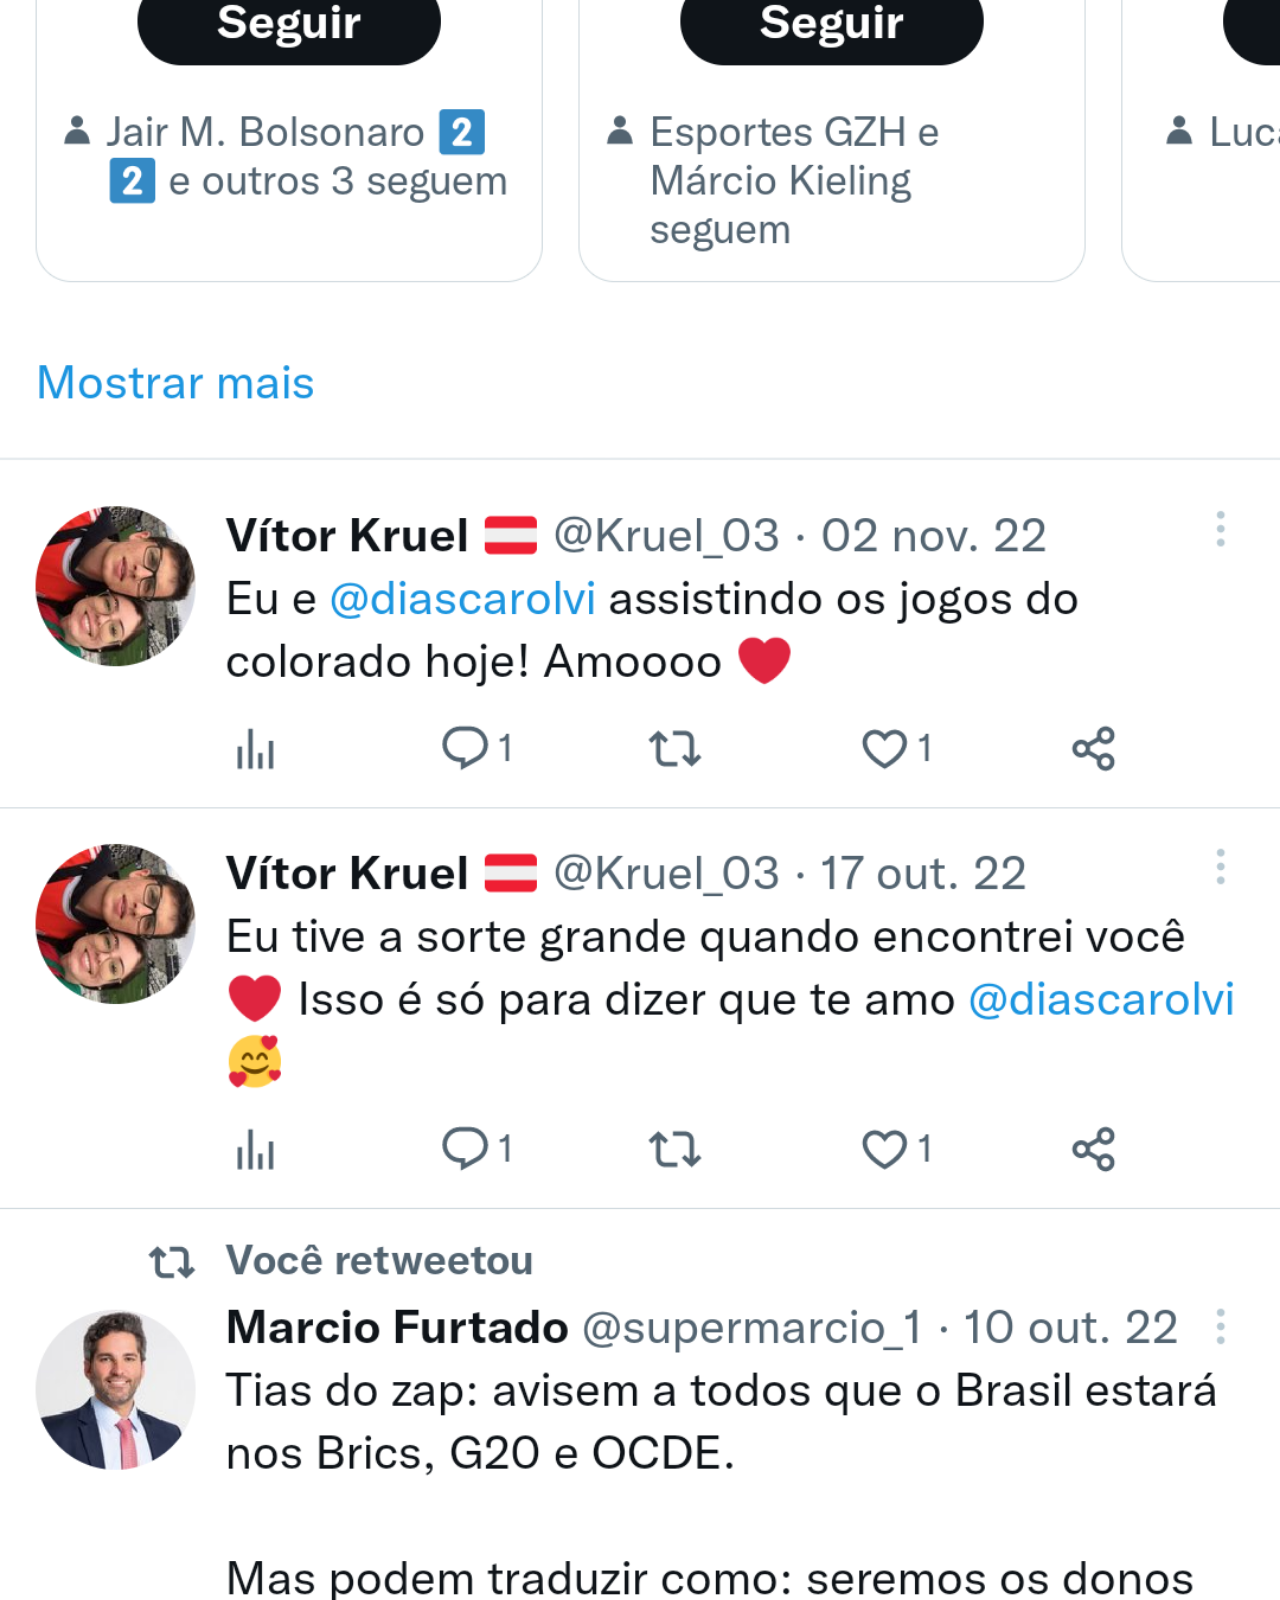
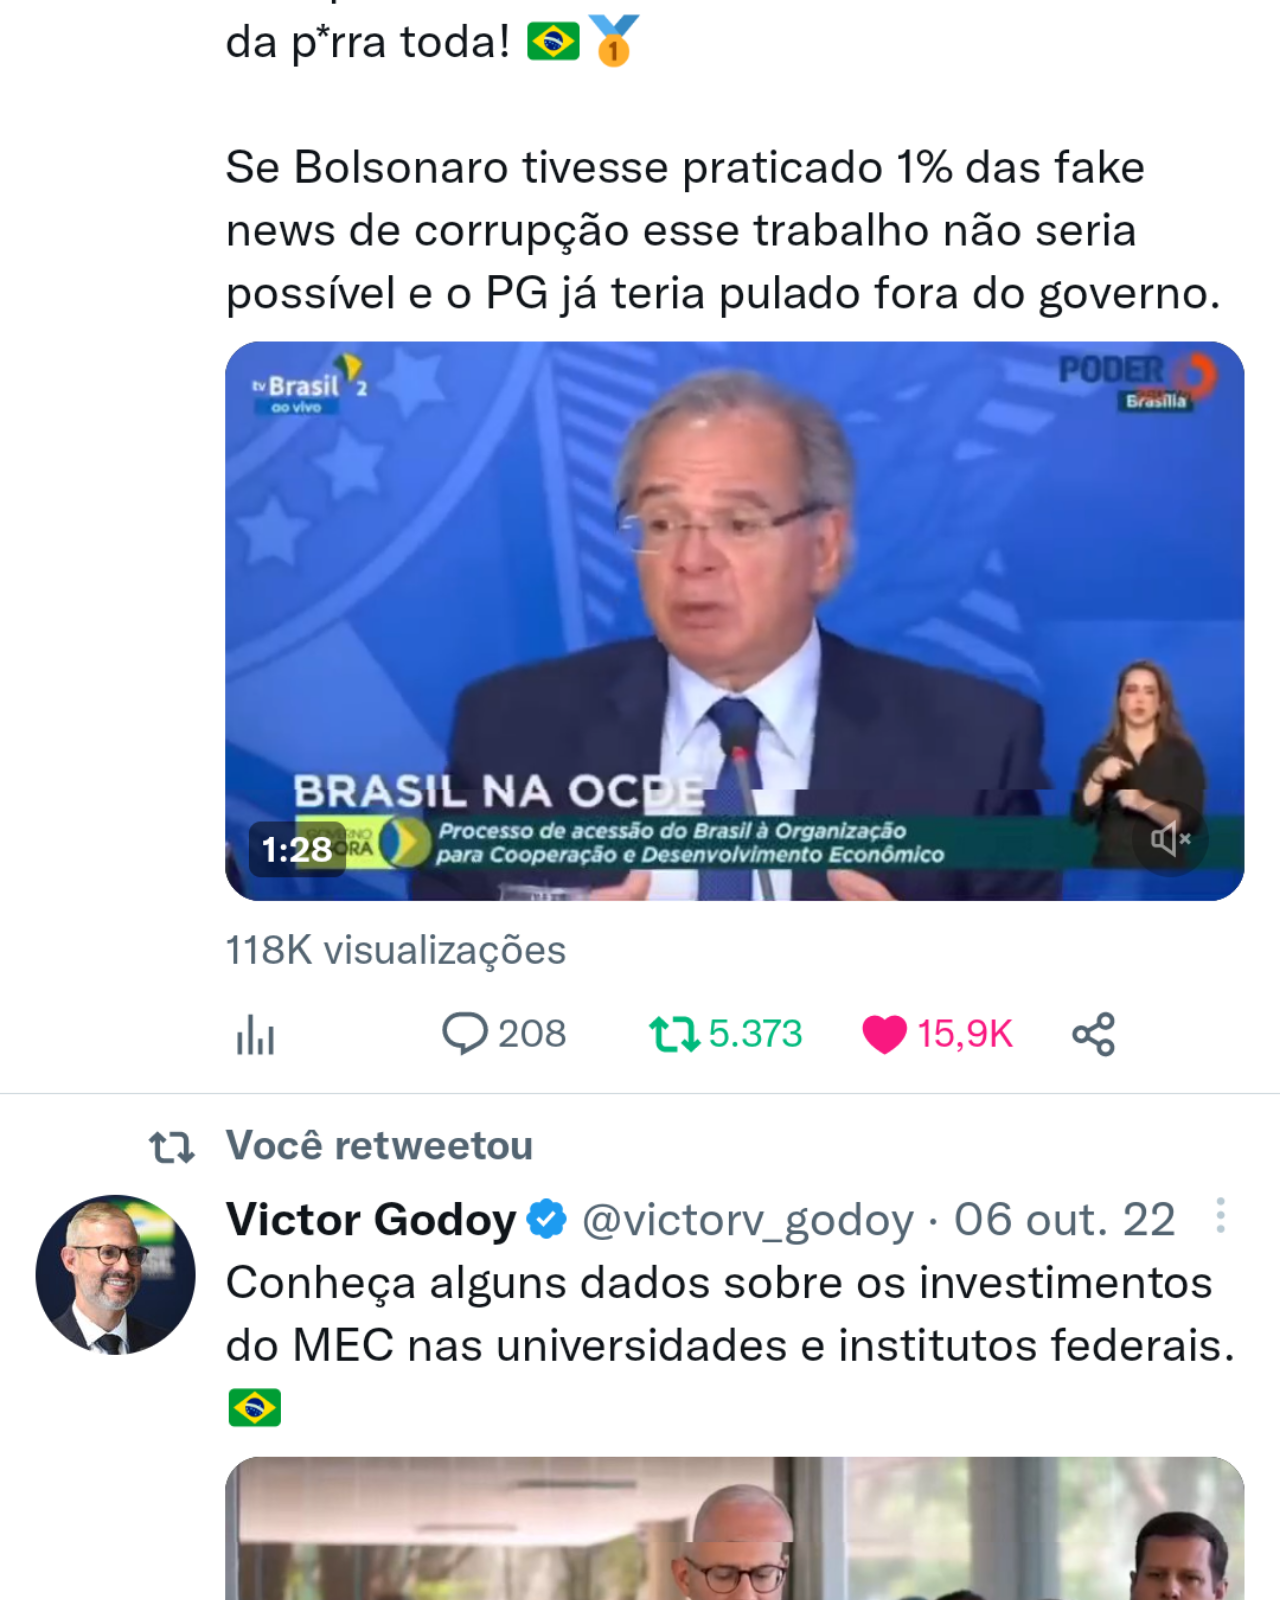
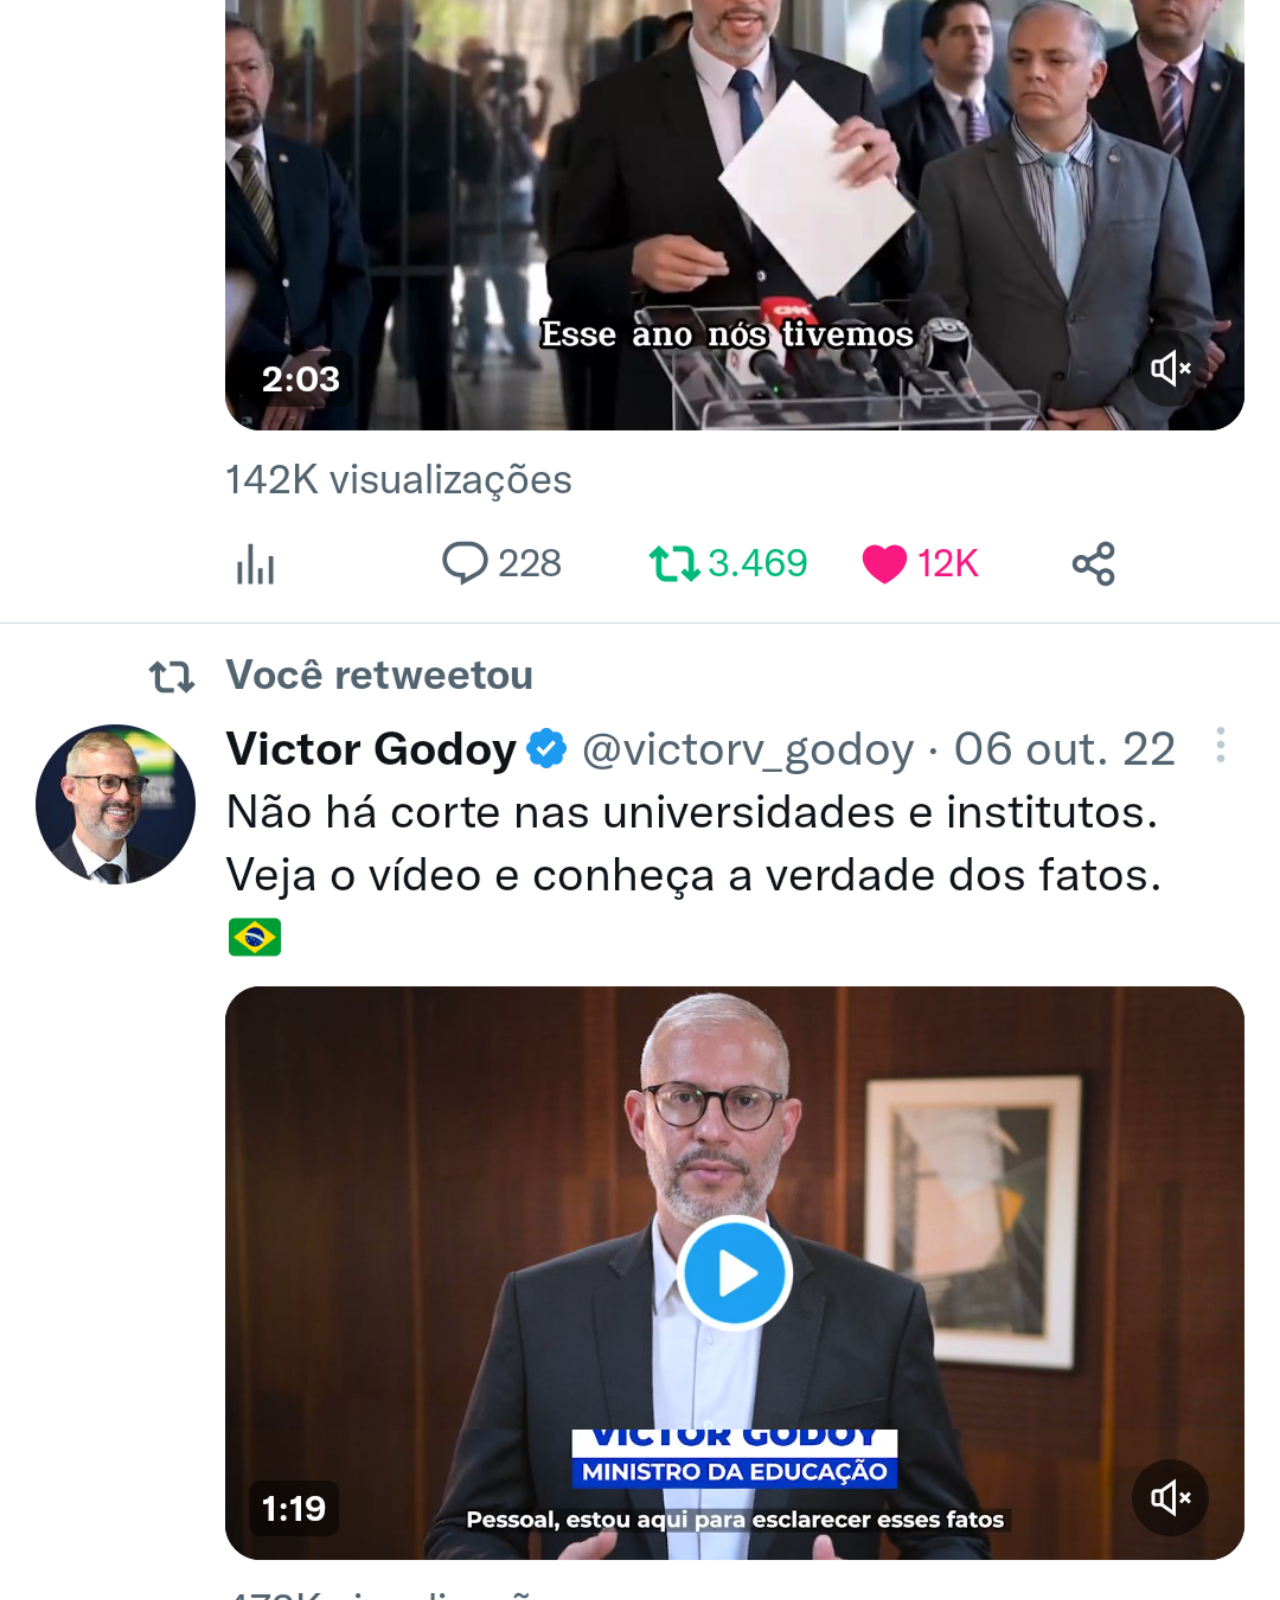
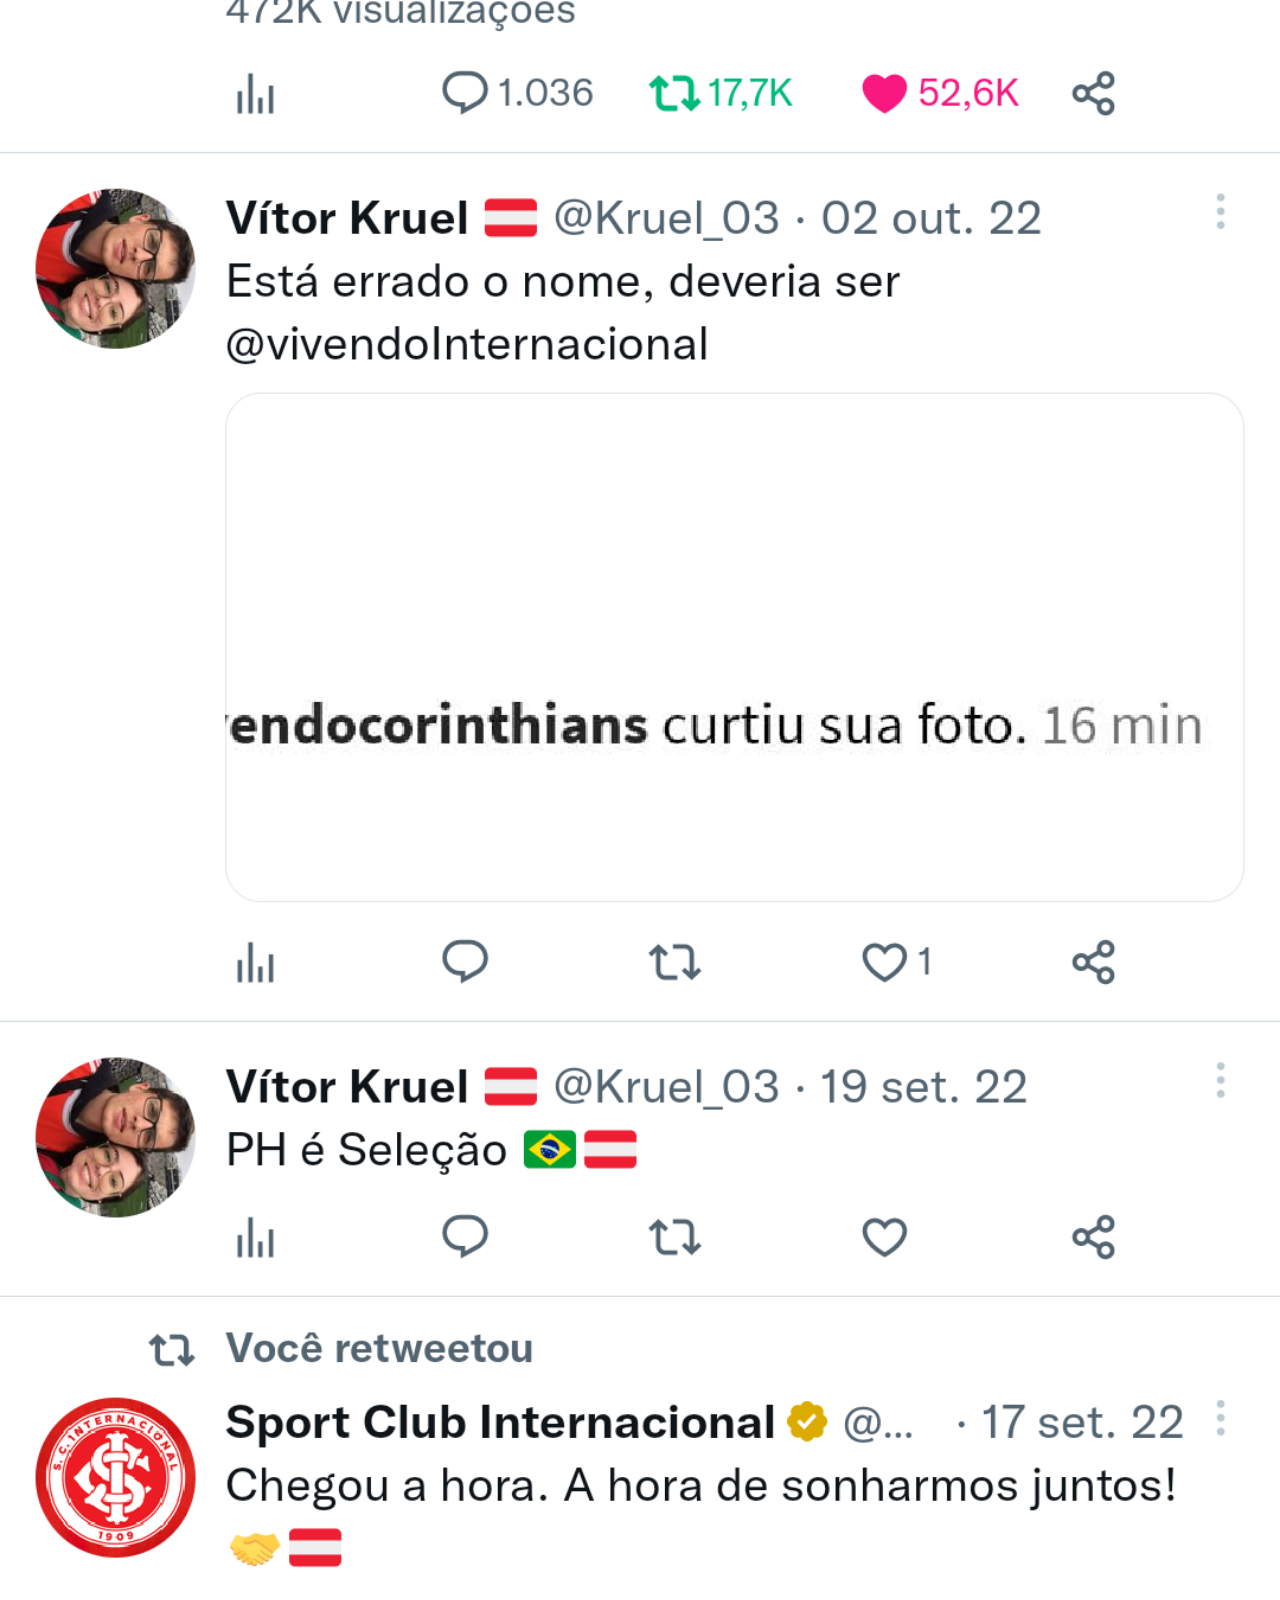
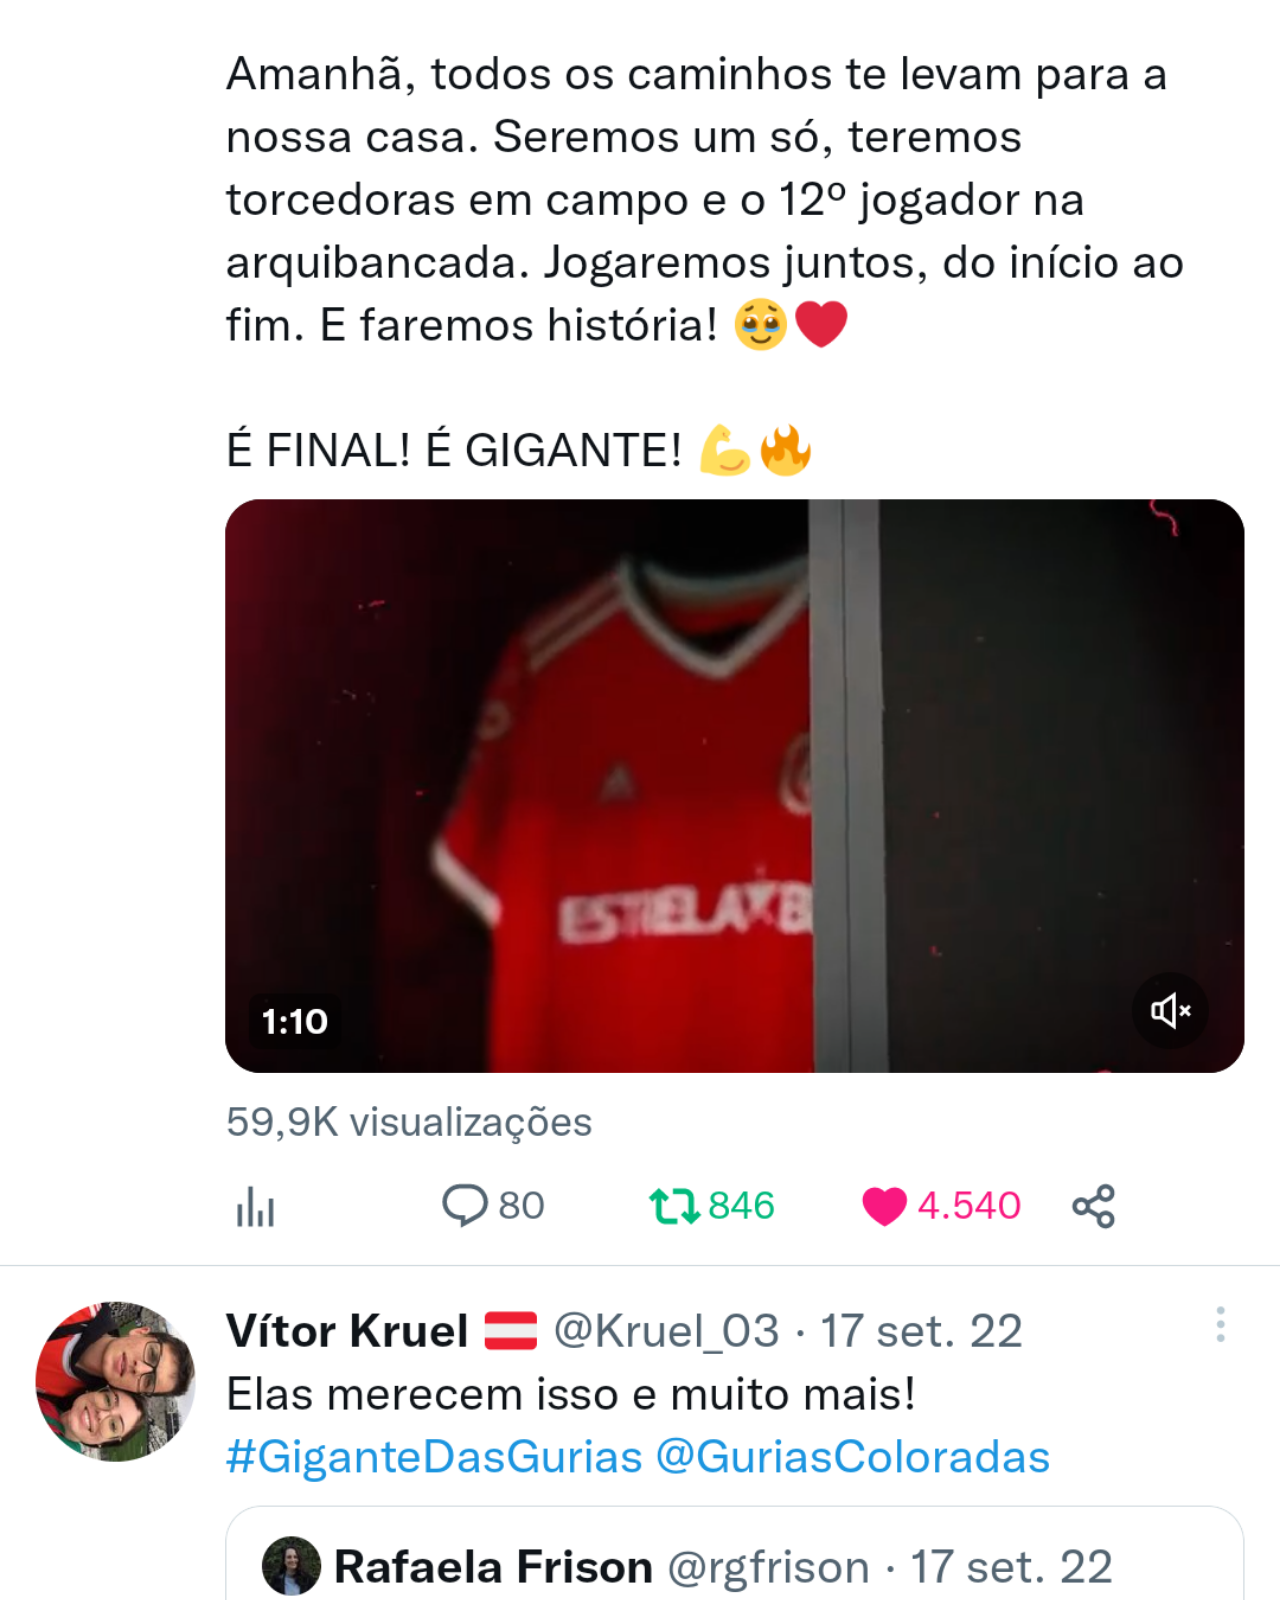
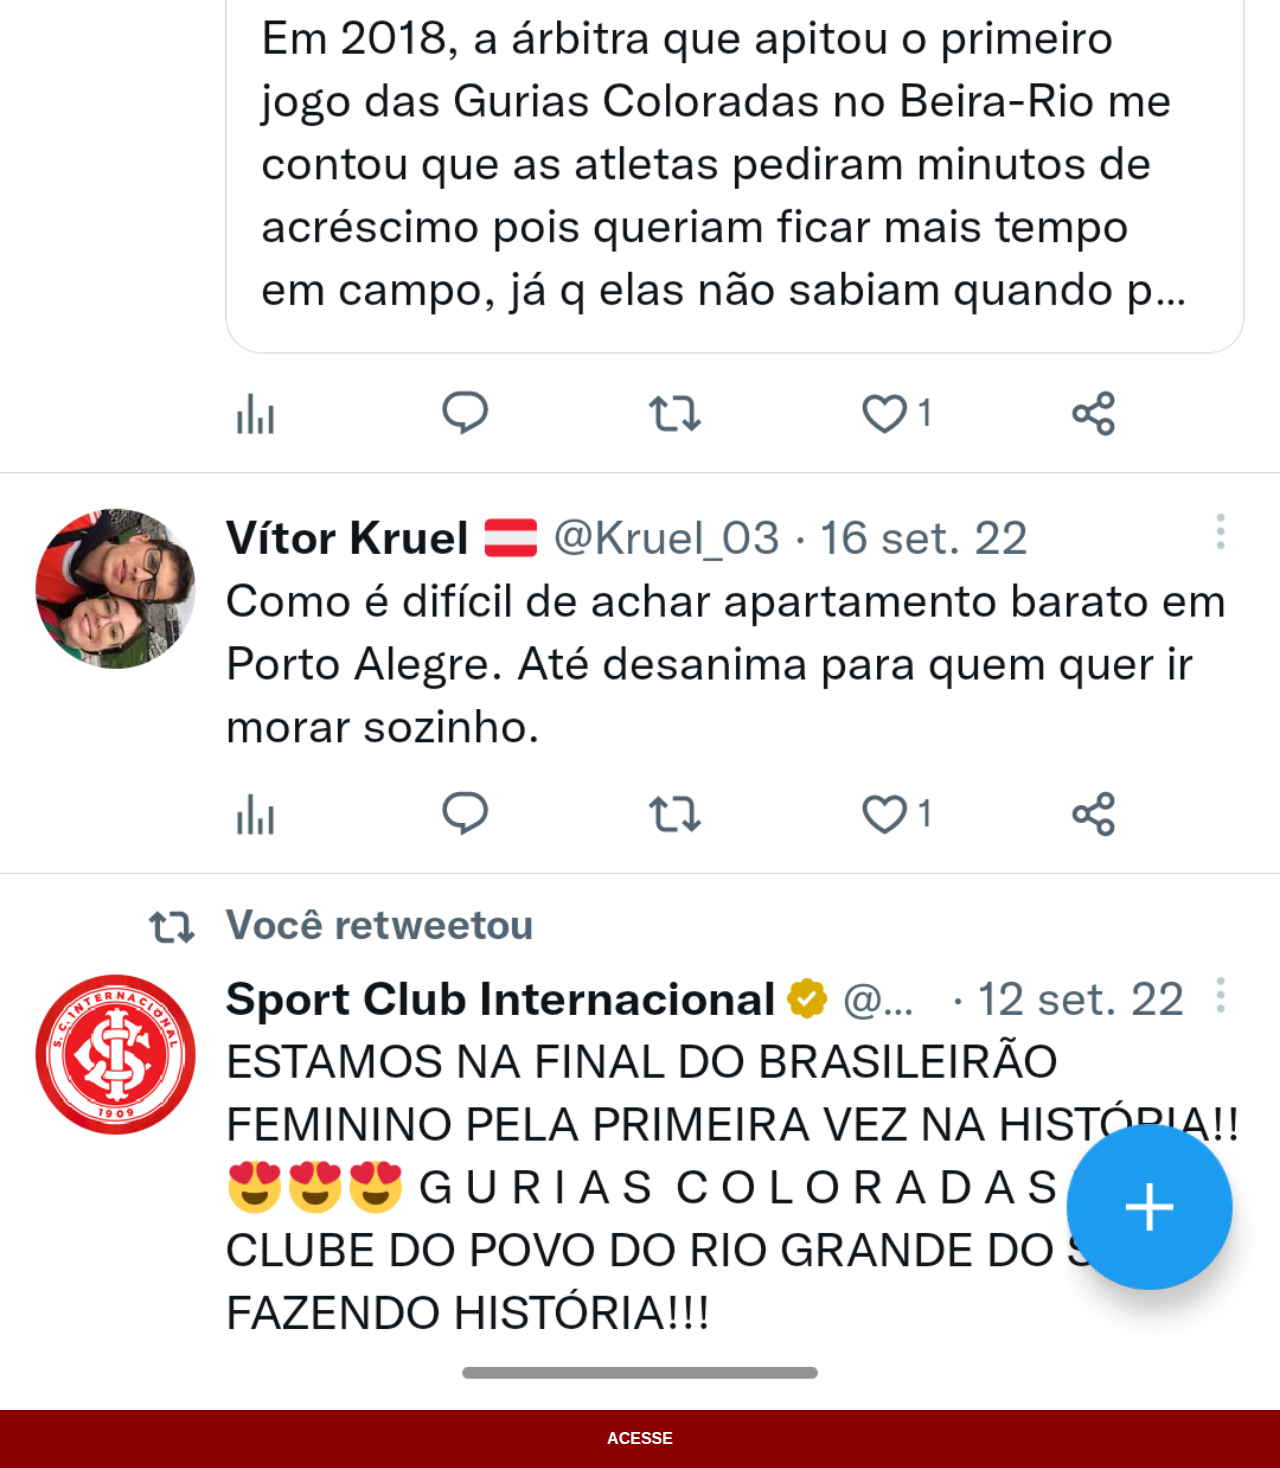
<file: templates/twitter.html>
<!DOCTYPE html>
<html lang="pt-br">
<head>
    <meta charset="UTF-8">
    <meta http-equiv="X-UA-Compatible" content="IE=edge">
    <meta name="viewport" content="width=device-width, initial-scale=1.0">
    <title>Twitter</title>
    <link rel="stylesheet" href="../estilos/css/social.css">
</head>
<body>
    <img src="../imagens/tela-twitter.jpg" alt="twitter">
    <a href="https://twitter.com/Kruel_03" target="_blank"> ACESSE</a>
</body>
</html>
</file>
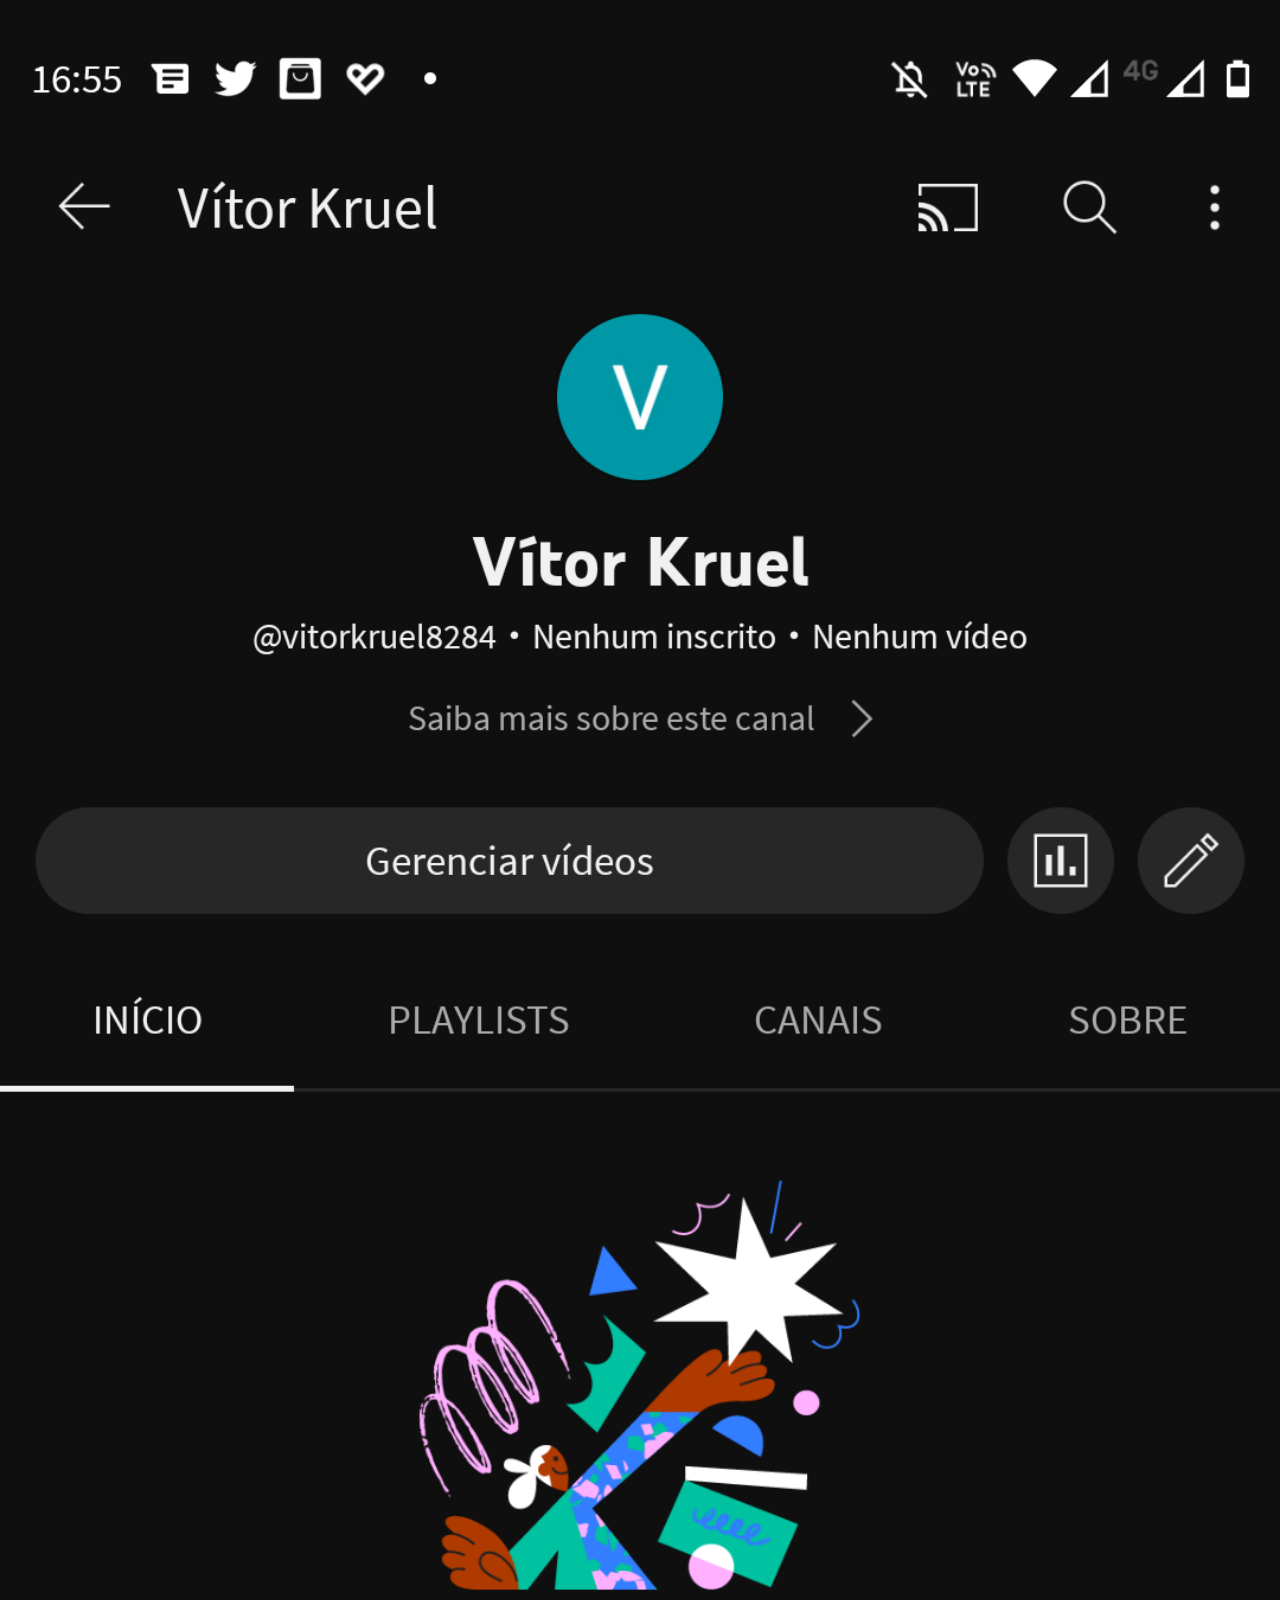
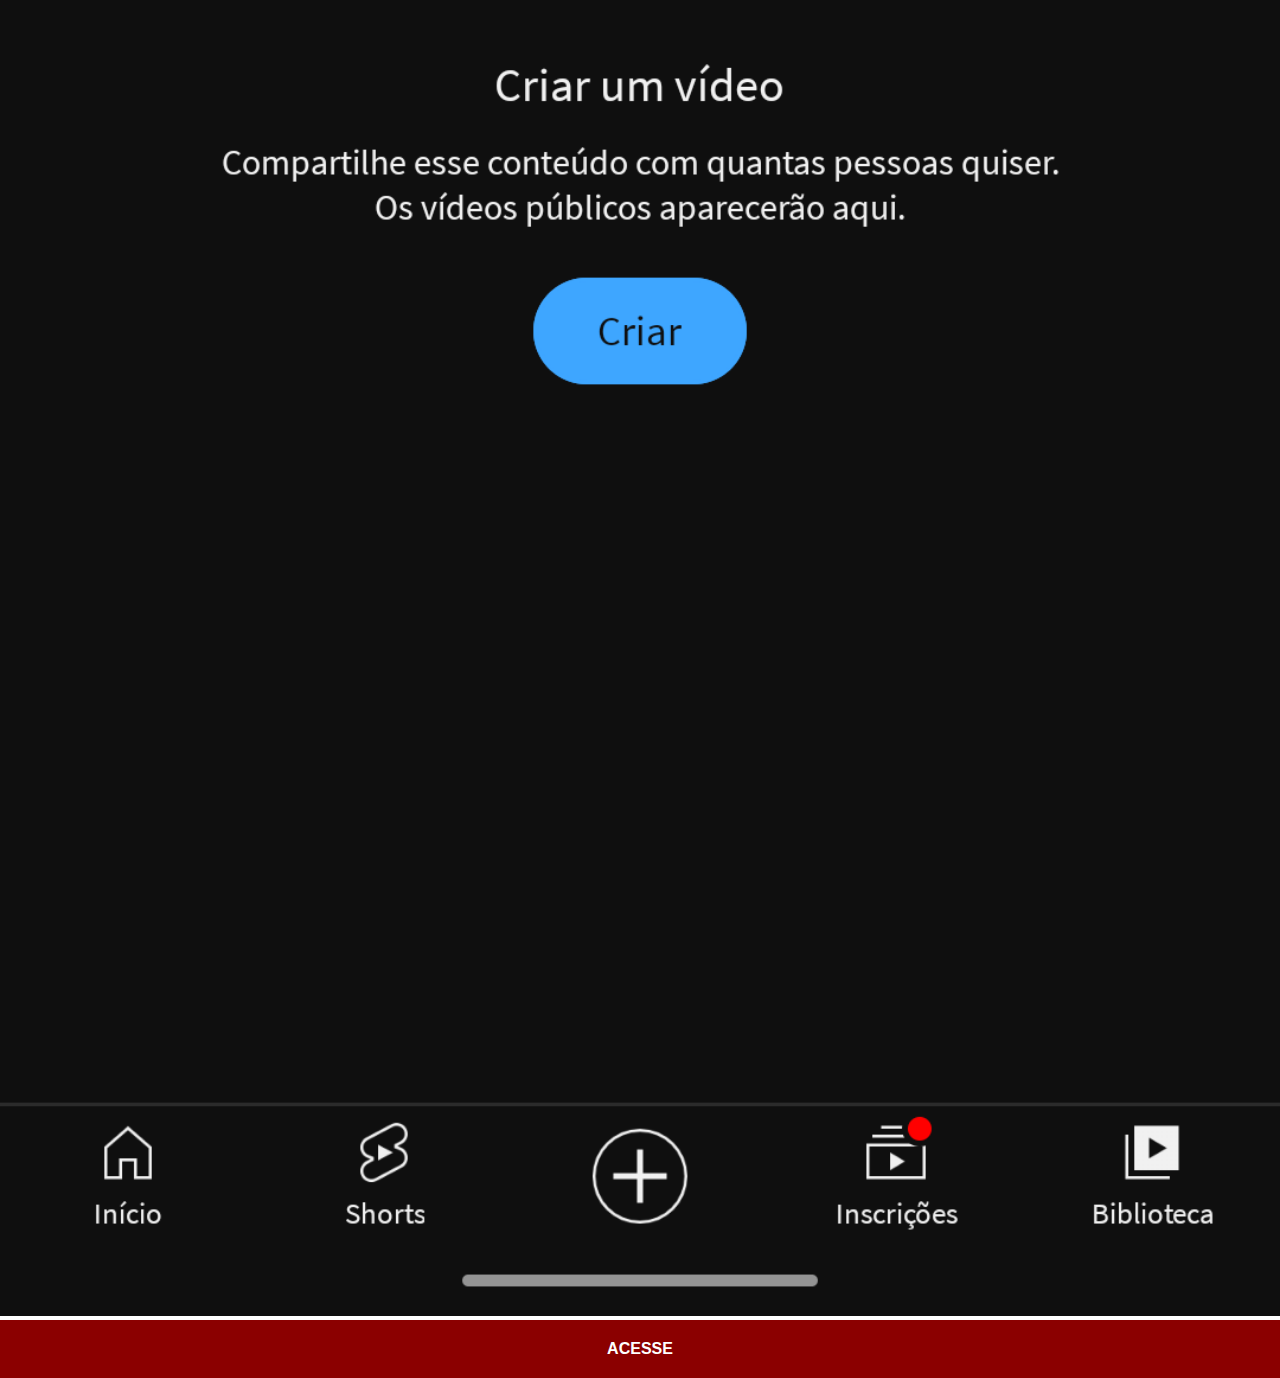
<file: templates/youtube.html>
<!DOCTYPE html>
<html lang="pt-br">
<head>
    <meta charset="UTF-8">
    <meta http-equiv="X-UA-Compatible" content="IE=edge">
    <meta name="viewport" content="width=device-width, initial-scale=1.0">
    <title>Youtube</title>
    <link rel="stylesheet" href="../estilos/css/social.css">
</head>
<body>
    <img src="../imagens/tela-youtube.png" alt="Youtube">
    <a href="https://www.youtube.com/channel/UC-aGCw9EIAPu579GiX69Wbg" target="_blank"> ACESSE</a>
</body>
</html>
</file>
<file: estilos/css/style.css>
@charset "utf-8";


* {
    padding: 0%;
    margin: 0%;
    font-family: Arial, Helvetica, sans-serif;
}

html, body {
    height: 100vh;
    width: 100vw;
    background-color: black;
}

body {
    background: url('../../imagens/fundo-madeira.jpg') no-repeat;
    background-attachment: fixed;
}

main {
    height: 100vh;
    position: relative;
}

section#telefone {
    position: absolute;
    top: 50%;
    left: 50%;
    transform: translate(-50%, -50%);

    height: 627px;
    width: 311px;
    background: url('../../imagens/frame-iphone.png') no-repeat;

}

iframe#tela {
    position: relative;
    top: 80px;
    left: 22px;

    width: 268px;
    height: 471px;
}

section#redes-sociais {
    text-align: right;
}

section#redes-sociais img {
    width: 50px;
    margin: 10px;
    border-radius: 50%;
    box-shadow: 2px 2px 5px rgba(0, 0, 0, 0.419);
    box-sizing: border-box;
}

section#redes-sociais img:hover {
    border: 2px solid rgba(255, 255, 255, 0.608);
    transform: translate(-3px, -3px);
    box-shadow: 5px 5px 10px rgba(0, 0, 0, 0.616);
    transition: transform .3s, border 2s;
}
</file>
<file: estilos/css/social.css>
* {
    margin: 0%;
    padding: 0%;
    font-family: Arial, Helvetica, sans-serif;
}

::-webkit-scrollbar {
    width: 0px;
    height: 0px;
}

img {
    width: 100vw;
}

a {
    display: block;
    background-color: darkred;
    color: white;
    padding: 20px;
    text-align: center;
    font-weight: bolder;
    text-decoration: none;

}

a:hover{
    background-color: red;
}
</file>
